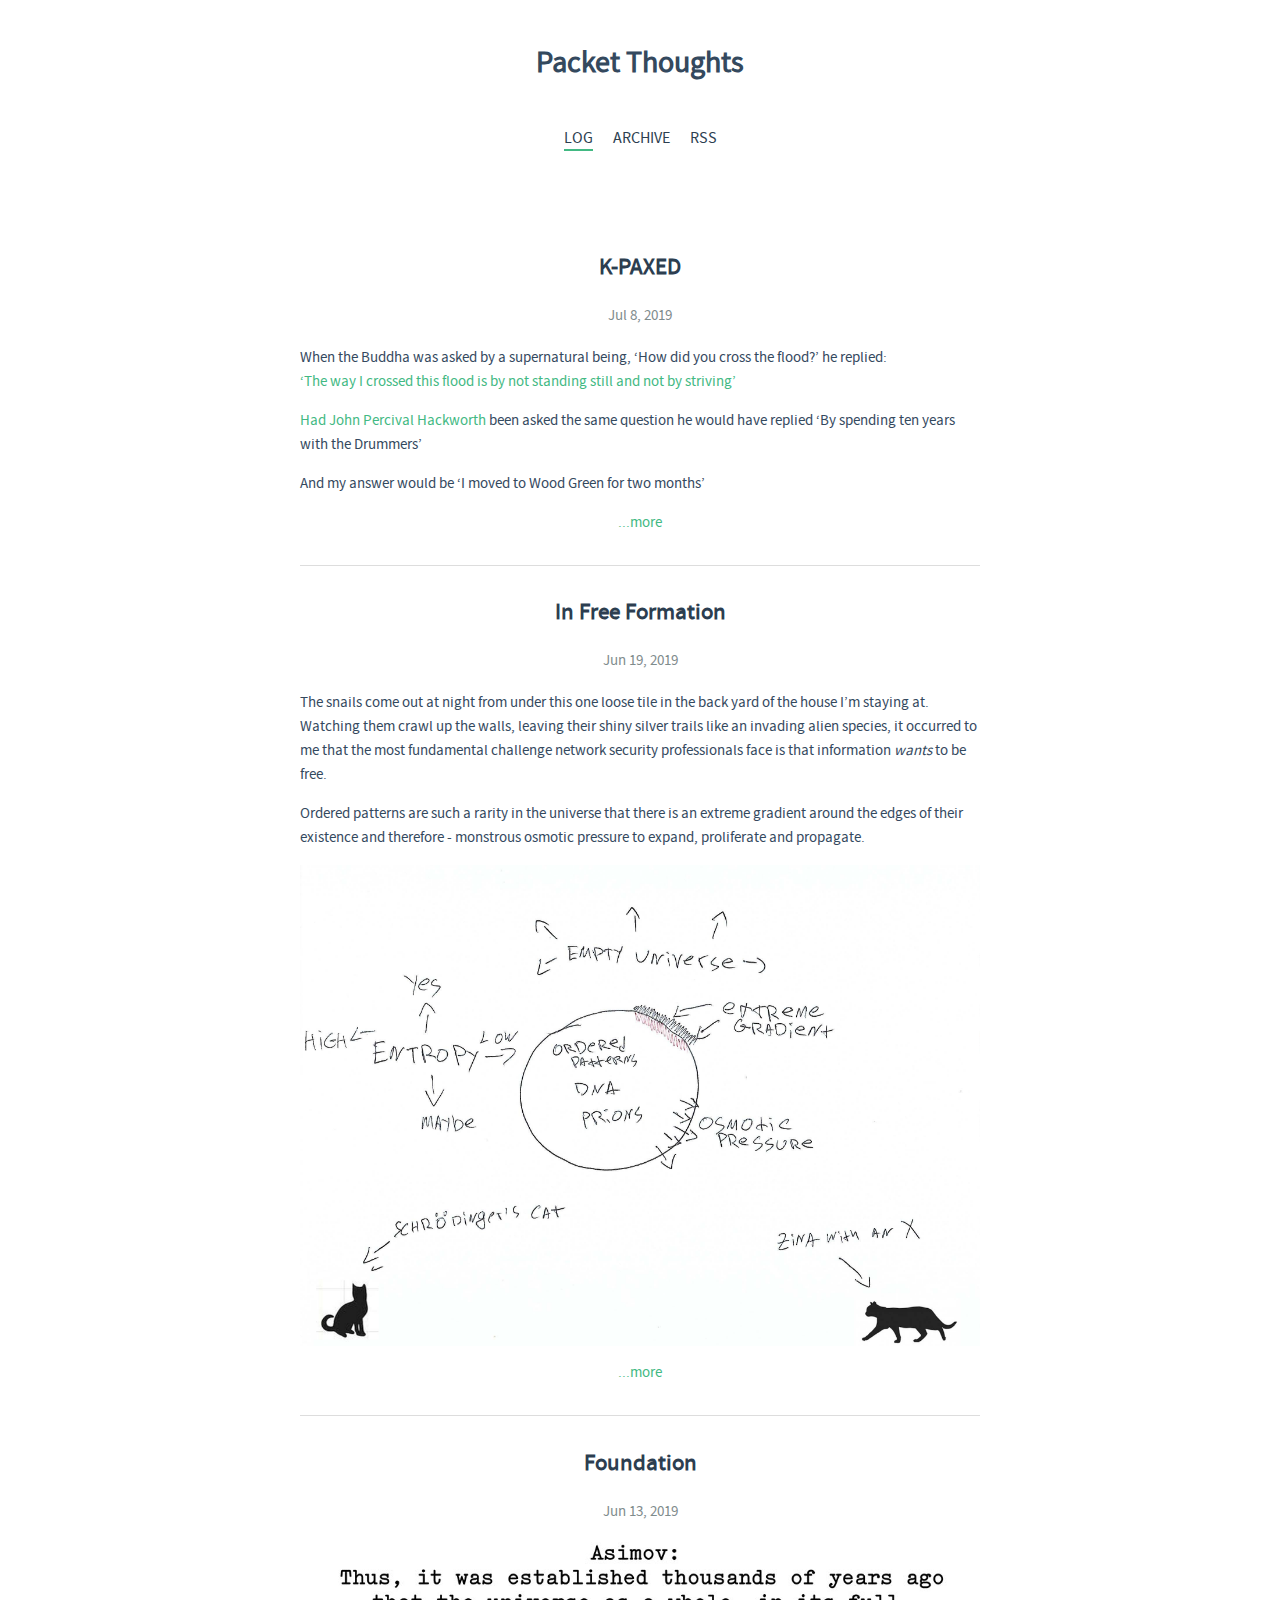
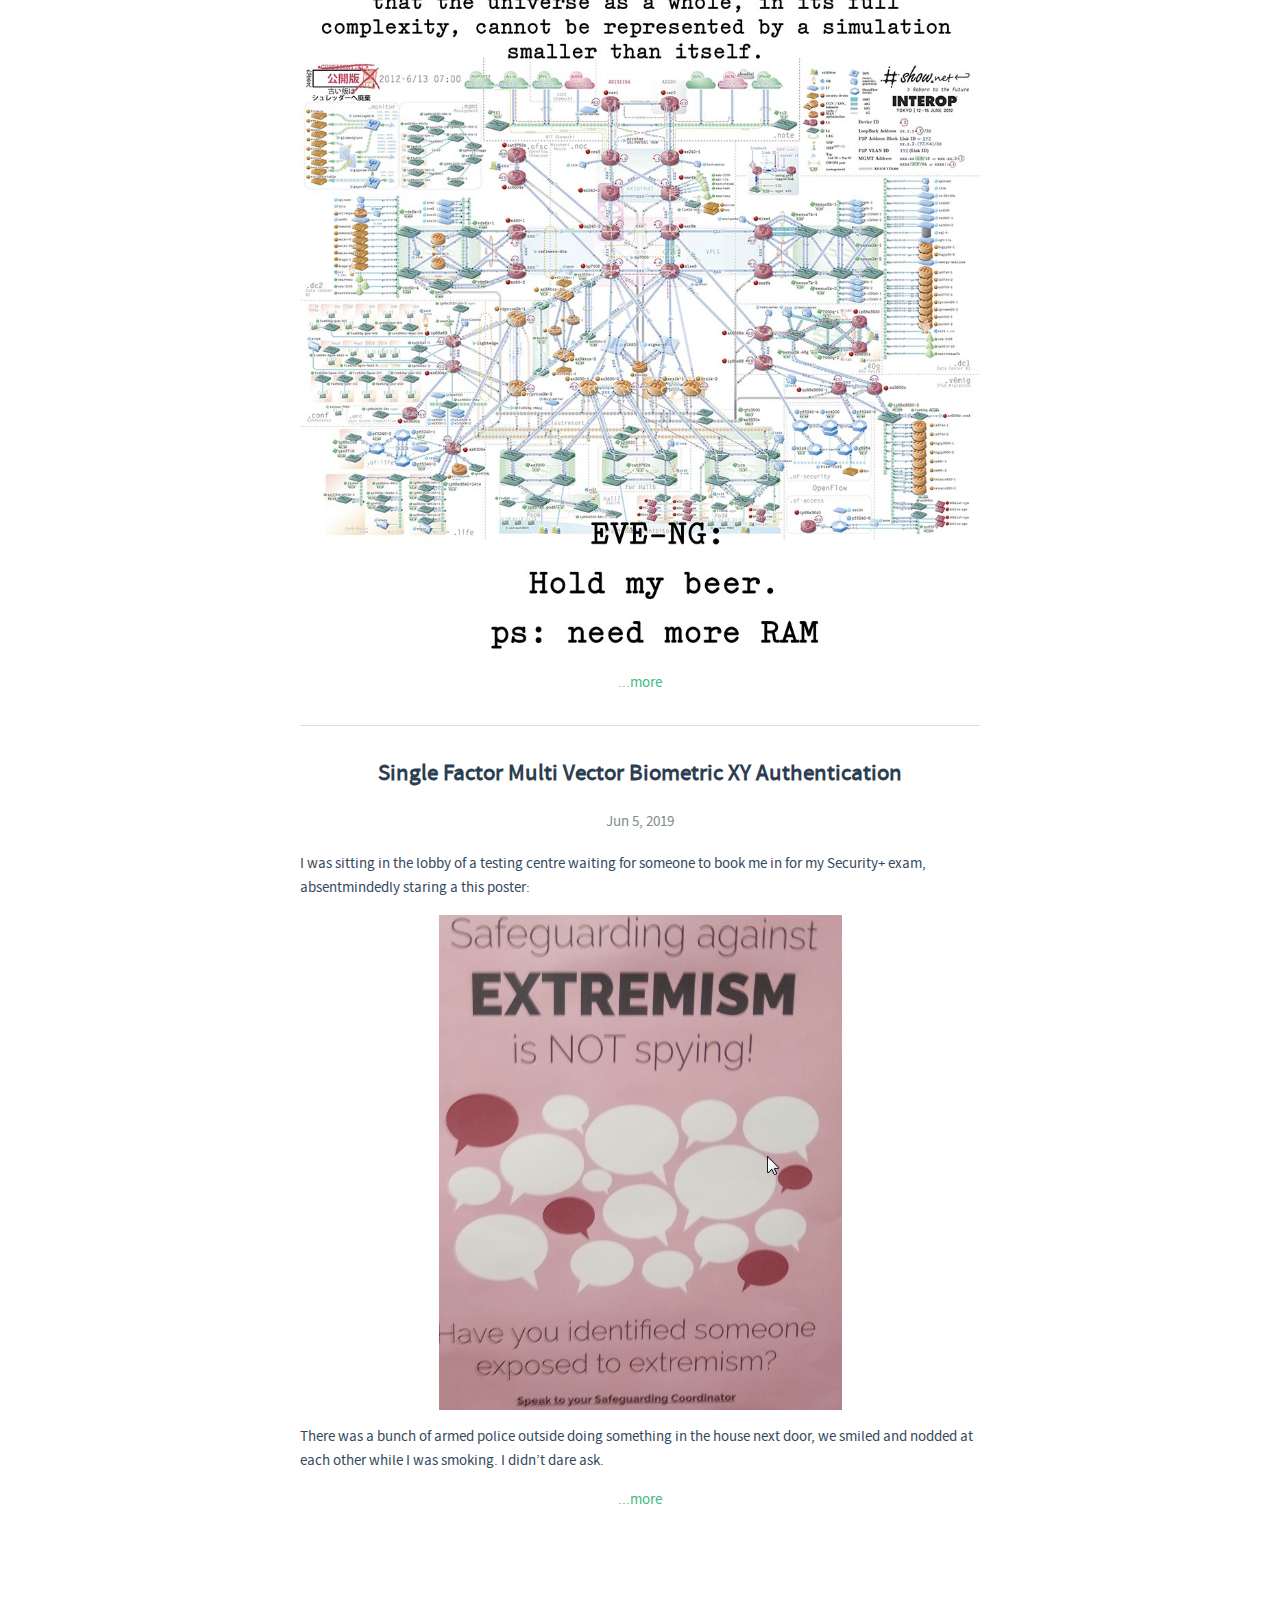
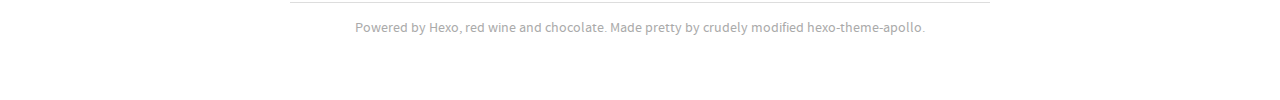
<file: index.html>
<!DOCTYPE html><html lang="en"><head><meta name="generator" content="Hexo 3.9.0"><meta charset="utf-8"><meta name="X-UA-Compatible" content="IE=edge"><title> Packet Thoughts</title><meta name="description" content="Mind Flow Control"><meta name="viewport" content="width=device-width, initial-scale=1"><link rel="icon" href="/favicon.png"><link rel="stylesheet" href="/css/apollo.css"><link rel="search" type="application/opensearchdescription+xml" href="https://www.packetthoughts.com/atom.xml" title="Packet Thoughts"></head><body><div class="wrap"><header><h1>Packet Thoughts</h1><ul class="nav nav-list"><li class="nav-list-item"><a href="/" target="_self" class="nav-list-link active">LOG</a></li><li class="nav-list-item"><a href="/archives/" target="_self" class="nav-list-link">ARCHIVE</a></li><li class="nav-list-item"><a href="/atom.xml" target="_self" class="nav-list-link">RSS</a></li></ul></header><main class="container"><ul class="home post-list"><li class="post-list-item"><article class="post-block"><h2 class="post-title"><a href="/packet thoughts/K-PAXED/" class="post-title-link">K-PAXED</a></h2><div class="post-info">Jul 8, 2019</div><div class="post-content"><p>When the Buddha was asked by a supernatural being, ‘How did you cross the flood?’ he replied:<br><a href="https://youtu.be/1sPARaThqdk?t=85" target="_blank" rel="noopener">‘The way I crossed this flood is by not standing still and not by striving’</a></p>
<p><a href="https://en.wikipedia.org/wiki/The_Diamond_Age#Characters" target="_blank" rel="noopener">Had John Percival Hackworth</a> been asked the same question he would have replied ‘By spending ten years with the Drummers’</p>
<p>And my answer would be ‘I moved to Wood Green for two months’</p></div><a href="/packet thoughts/K-PAXED/" class="read-more">...more</a></article></li><li class="post-list-item"><article class="post-block"><h2 class="post-title"><a href="/packet thoughts/In-Free-Formation/" class="post-title-link"> In Free Formation</a></h2><div class="post-info">Jun 19, 2019</div><div class="post-content"><p>The snails come out at night from under this one loose tile in the back yard of the house I’m staying at. Watching them crawl up the walls, leaving their shiny silver trails like an invading alien species, it occurred to me that the most fundamental challenge network security professionals face is that information <em>wants</em> to be free. </p>
<p>Ordered patterns are such a rarity in the universe that there is an extreme gradient around the edges of their existence and therefore - monstrous osmotic pressure to expand, proliferate and propagate.</p>
<p><img src="/content/images/infreeformation.jpg" alt="thermodynamics of ordered patterns"></p></div><a href="/packet thoughts/In-Free-Formation/" class="read-more">...more</a></article></li><li class="post-list-item"><article class="post-block"><h2 class="post-title"><a href="/packet thoughts/Foundation/" class="post-title-link">Foundation</a></h2><div class="post-info">Jun 13, 2019</div><div class="post-content"><p><img src="/content/images/crazy-japanese-network-diagram-e-pub-s.jpg" alt="The universe cannot be represented by a simulation smaller than itself because we don&#39;t have enough memory:)"></p></div><a href="/packet thoughts/Foundation/" class="read-more">...more</a></article></li><li class="post-list-item"><article class="post-block"><h2 class="post-title"><a href="/Packet-Thoughts/Single-Factor-Multi-Vector-Biometric-XY-Authentication/" class="post-title-link">Single Factor Multi Vector Biometric XY Authentication</a></h2><div class="post-info">Jun 5, 2019</div><div class="post-content"><p>I was sitting in the lobby of a testing centre waiting for someone to book me in for my Security+ exam, absentmindedly staring a this poster:</p>
<p><img src="/content/images/safeguardingagainstextremismisnotspying.png" alt="Safe guarding against extremism is not spying"></p>
<p>There was  a bunch of armed police outside doing something in the house next door, we smiled and nodded at each other while I was smoking. I didn’t dare ask. </p></div><a href="/Packet-Thoughts/Single-Factor-Multi-Vector-Biometric-XY-Authentication/" class="read-more">...more</a></article></li></ul></main><footer><div class="paginator"></div><div class="copyright"><p> Powered by <a href="https://hexo.io/" target="_blank">Hexo</a>, red wine and chocolate. Made pretty by crudely modified <a href="https://github.com/pinggod/hexo-theme-apollo" target="_blank">hexo-theme-apollo</a>.</p></div></footer></div><!--script(async src="//cdn.bootcss.com/mathjax/2.7.0/MathJax.js?config=TeX-MML-AM_CHTML" integrity="sha384-crwIf/BuaWM9rM65iM+dWFldgQ1Un8jWZMuh3puxb8TOY9+linwLoI7ZHZT+aekW" crossorigin="anonymous")--><script>(function(b,o,i,l,e,r){b.GoogleAnalyticsObject=l;b[l]||(b[l]=function(){(b[l].q=b[l].q||[]).push(arguments)});b[l].l=+new Date;e=o.createElement(i);r=o.getElementsByTagName(i)[0];e.src='//www.google-analytics.com/analytics.js';r.parentNode.insertBefore(e,r)}(window,document,'script','ga'));ga('create',"UA-141633287-1",'auto');ga('send','pageview');</script></body></html>
</file>
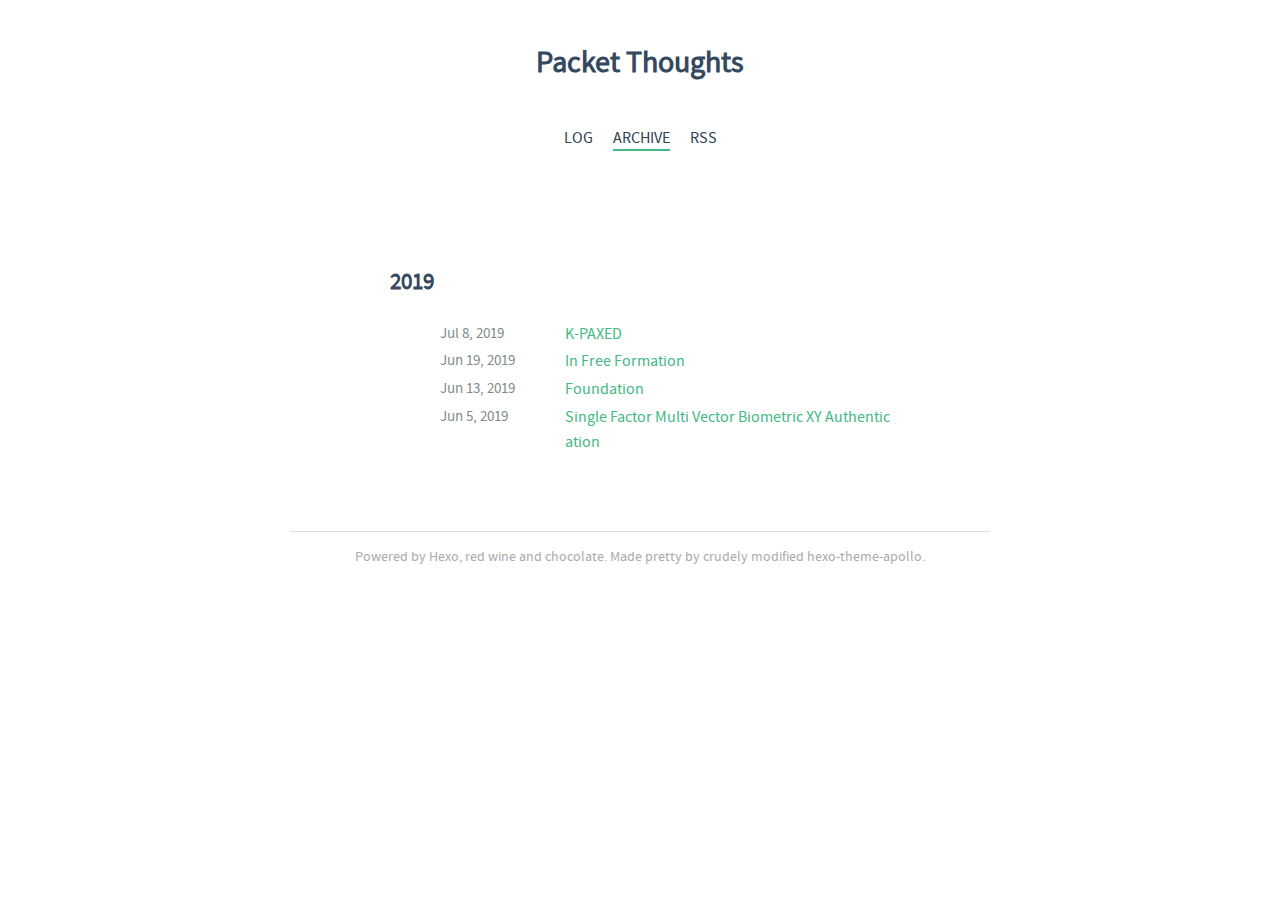
<file: archives/index.html>
<!DOCTYPE html><html lang="en"><head><meta name="generator" content="Hexo 3.9.0"><meta charset="utf-8"><meta name="X-UA-Compatible" content="IE=edge"><title> Packet Thoughts</title><meta name="description" content="Mind Flow Control"><meta name="viewport" content="width=device-width, initial-scale=1"><link rel="icon" href="/favicon.png"><link rel="stylesheet" href="/css/apollo.css"><link rel="search" type="application/opensearchdescription+xml" href="https://www.packetthoughts.com/atom.xml" title="Packet Thoughts"></head><body><div class="wrap"><header><h1>Packet Thoughts</h1><ul class="nav nav-list"><li class="nav-list-item"><a href="/" target="_self" class="nav-list-link">LOG</a></li><li class="nav-list-item"><a href="/archives/" target="_self" class="nav-list-link active">ARCHIVE</a></li><li class="nav-list-item"><a href="/atom.xml" target="_self" class="nav-list-link">RSS</a></li></ul></header><main class="container"><div class="archive"><h2 class="archive-year">2019</h2><div class="post-item"><div class="post-info">Jul 8, 2019</div><a href="/packet thoughts/K-PAXED/" class="post-title-link">K-PAXED</a></div><div class="post-item"><div class="post-info">Jun 19, 2019</div><a href="/packet thoughts/In-Free-Formation/" class="post-title-link"> In Free Formation</a></div><div class="post-item"><div class="post-info">Jun 13, 2019</div><a href="/packet thoughts/Foundation/" class="post-title-link">Foundation</a></div><div class="post-item"><div class="post-info">Jun 5, 2019</div><a href="/Packet-Thoughts/Single-Factor-Multi-Vector-Biometric-XY-Authentication/" class="post-title-link">Single Factor Multi Vector Biometric XY Authentication</a></div></div></main><footer><div class="paginator"></div><div class="copyright"><p> Powered by <a href="https://hexo.io/" target="_blank">Hexo</a>, red wine and chocolate. Made pretty by crudely modified <a href="https://github.com/pinggod/hexo-theme-apollo" target="_blank">hexo-theme-apollo</a>.</p></div></footer></div><!--script(async src="//cdn.bootcss.com/mathjax/2.7.0/MathJax.js?config=TeX-MML-AM_CHTML" integrity="sha384-crwIf/BuaWM9rM65iM+dWFldgQ1Un8jWZMuh3puxb8TOY9+linwLoI7ZHZT+aekW" crossorigin="anonymous")--><script>(function(b,o,i,l,e,r){b.GoogleAnalyticsObject=l;b[l]||(b[l]=function(){(b[l].q=b[l].q||[]).push(arguments)});b[l].l=+new Date;e=o.createElement(i);r=o.getElementsByTagName(i)[0];e.src='//www.google-analytics.com/analytics.js';r.parentNode.insertBefore(e,r)}(window,document,'script','ga'));ga('create',"UA-141633287-1",'auto');ga('send','pageview');</script></body></html>
</file>
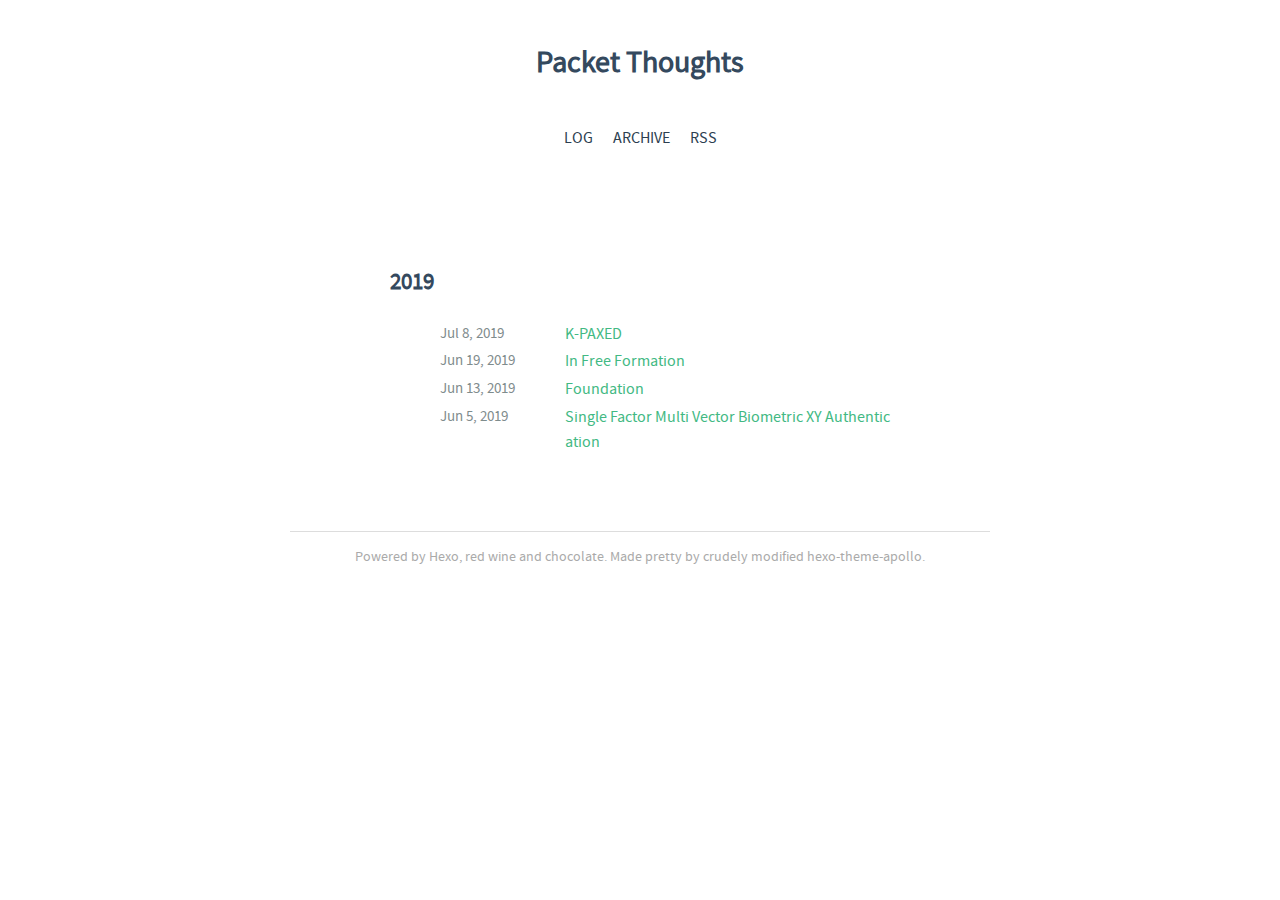
<file: archives/2019/index.html>
<!DOCTYPE html><html lang="en"><head><meta name="generator" content="Hexo 3.9.0"><meta charset="utf-8"><meta name="X-UA-Compatible" content="IE=edge"><title> Packet Thoughts</title><meta name="description" content="Mind Flow Control"><meta name="viewport" content="width=device-width, initial-scale=1"><link rel="icon" href="/favicon.png"><link rel="stylesheet" href="/css/apollo.css"><link rel="search" type="application/opensearchdescription+xml" href="https://www.packetthoughts.com/atom.xml" title="Packet Thoughts"></head><body><div class="wrap"><header><h1>Packet Thoughts</h1><ul class="nav nav-list"><li class="nav-list-item"><a href="/" target="_self" class="nav-list-link">LOG</a></li><li class="nav-list-item"><a href="/archives/" target="_self" class="nav-list-link">ARCHIVE</a></li><li class="nav-list-item"><a href="/atom.xml" target="_self" class="nav-list-link">RSS</a></li></ul></header><main class="container"><div class="archive"><h2 class="archive-year">2019</h2><div class="post-item"><div class="post-info">Jul 8, 2019</div><a href="/packet thoughts/K-PAXED/" class="post-title-link">K-PAXED</a></div><div class="post-item"><div class="post-info">Jun 19, 2019</div><a href="/packet thoughts/In-Free-Formation/" class="post-title-link"> In Free Formation</a></div><div class="post-item"><div class="post-info">Jun 13, 2019</div><a href="/packet thoughts/Foundation/" class="post-title-link">Foundation</a></div><div class="post-item"><div class="post-info">Jun 5, 2019</div><a href="/Packet-Thoughts/Single-Factor-Multi-Vector-Biometric-XY-Authentication/" class="post-title-link">Single Factor Multi Vector Biometric XY Authentication</a></div></div></main><footer><div class="paginator"></div><div class="copyright"><p> Powered by <a href="https://hexo.io/" target="_blank">Hexo</a>, red wine and chocolate. Made pretty by crudely modified <a href="https://github.com/pinggod/hexo-theme-apollo" target="_blank">hexo-theme-apollo</a>.</p></div></footer></div><!--script(async src="//cdn.bootcss.com/mathjax/2.7.0/MathJax.js?config=TeX-MML-AM_CHTML" integrity="sha384-crwIf/BuaWM9rM65iM+dWFldgQ1Un8jWZMuh3puxb8TOY9+linwLoI7ZHZT+aekW" crossorigin="anonymous")--><script>(function(b,o,i,l,e,r){b.GoogleAnalyticsObject=l;b[l]||(b[l]=function(){(b[l].q=b[l].q||[]).push(arguments)});b[l].l=+new Date;e=o.createElement(i);r=o.getElementsByTagName(i)[0];e.src='//www.google-analytics.com/analytics.js';r.parentNode.insertBefore(e,r)}(window,document,'script','ga'));ga('create',"UA-141633287-1",'auto');ga('send','pageview');</script></body></html>
</file>
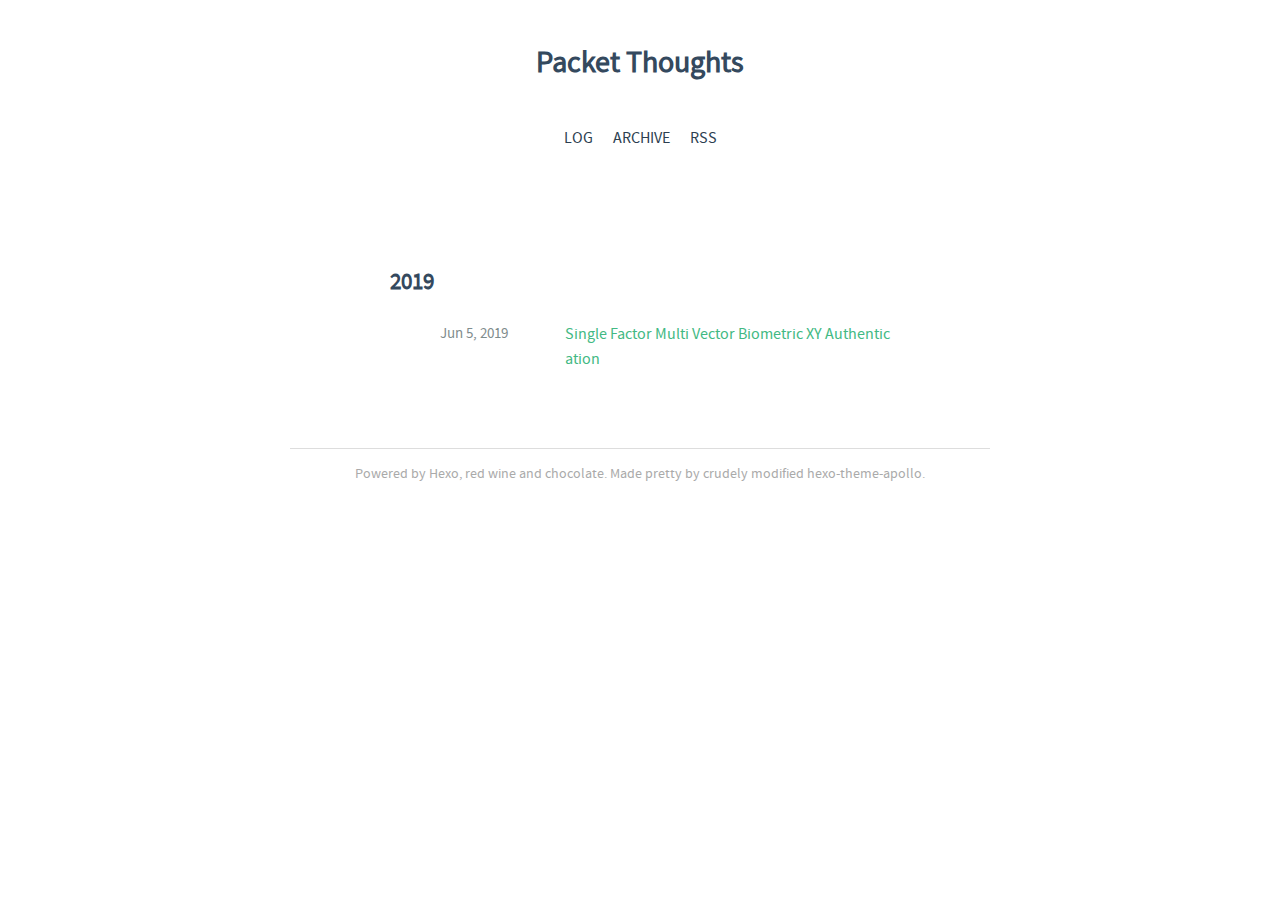
<file: categories/Packet-Thoughts/index.html>
<!DOCTYPE html><html lang="en"><head><meta name="generator" content="Hexo 3.9.0"><meta charset="utf-8"><meta name="X-UA-Compatible" content="IE=edge"><title> Packet Thoughts</title><meta name="description" content="Mind Flow Control"><meta name="viewport" content="width=device-width, initial-scale=1"><link rel="icon" href="/favicon.png"><link rel="stylesheet" href="/css/apollo.css"><link rel="search" type="application/opensearchdescription+xml" href="https://www.packetthoughts.com/atom.xml" title="Packet Thoughts"></head><body><div class="wrap"><header><h1>Packet Thoughts</h1><ul class="nav nav-list"><li class="nav-list-item"><a href="/" target="_self" class="nav-list-link">LOG</a></li><li class="nav-list-item"><a href="/archives/" target="_self" class="nav-list-link">ARCHIVE</a></li><li class="nav-list-item"><a href="/atom.xml" target="_self" class="nav-list-link">RSS</a></li></ul></header><main class="container"><div class="archive"><h2 class="archive-year">2019</h2><div class="post-item"><div class="post-info">Jun 5, 2019</div><a href="/Packet-Thoughts/Single-Factor-Multi-Vector-Biometric-XY-Authentication/" class="post-title-link">Single Factor Multi Vector Biometric XY Authentication</a></div></div></main><footer><div class="paginator"></div><div class="copyright"><p> Powered by <a href="https://hexo.io/" target="_blank">Hexo</a>, red wine and chocolate. Made pretty by crudely modified <a href="https://github.com/pinggod/hexo-theme-apollo" target="_blank">hexo-theme-apollo</a>.</p></div></footer></div><!--script(async src="//cdn.bootcss.com/mathjax/2.7.0/MathJax.js?config=TeX-MML-AM_CHTML" integrity="sha384-crwIf/BuaWM9rM65iM+dWFldgQ1Un8jWZMuh3puxb8TOY9+linwLoI7ZHZT+aekW" crossorigin="anonymous")--><script>(function(b,o,i,l,e,r){b.GoogleAnalyticsObject=l;b[l]||(b[l]=function(){(b[l].q=b[l].q||[]).push(arguments)});b[l].l=+new Date;e=o.createElement(i);r=o.getElementsByTagName(i)[0];e.src='//www.google-analytics.com/analytics.js';r.parentNode.insertBefore(e,r)}(window,document,'script','ga'));ga('create',"UA-141633287-1",'auto');ga('send','pageview');</script></body></html>
</file>
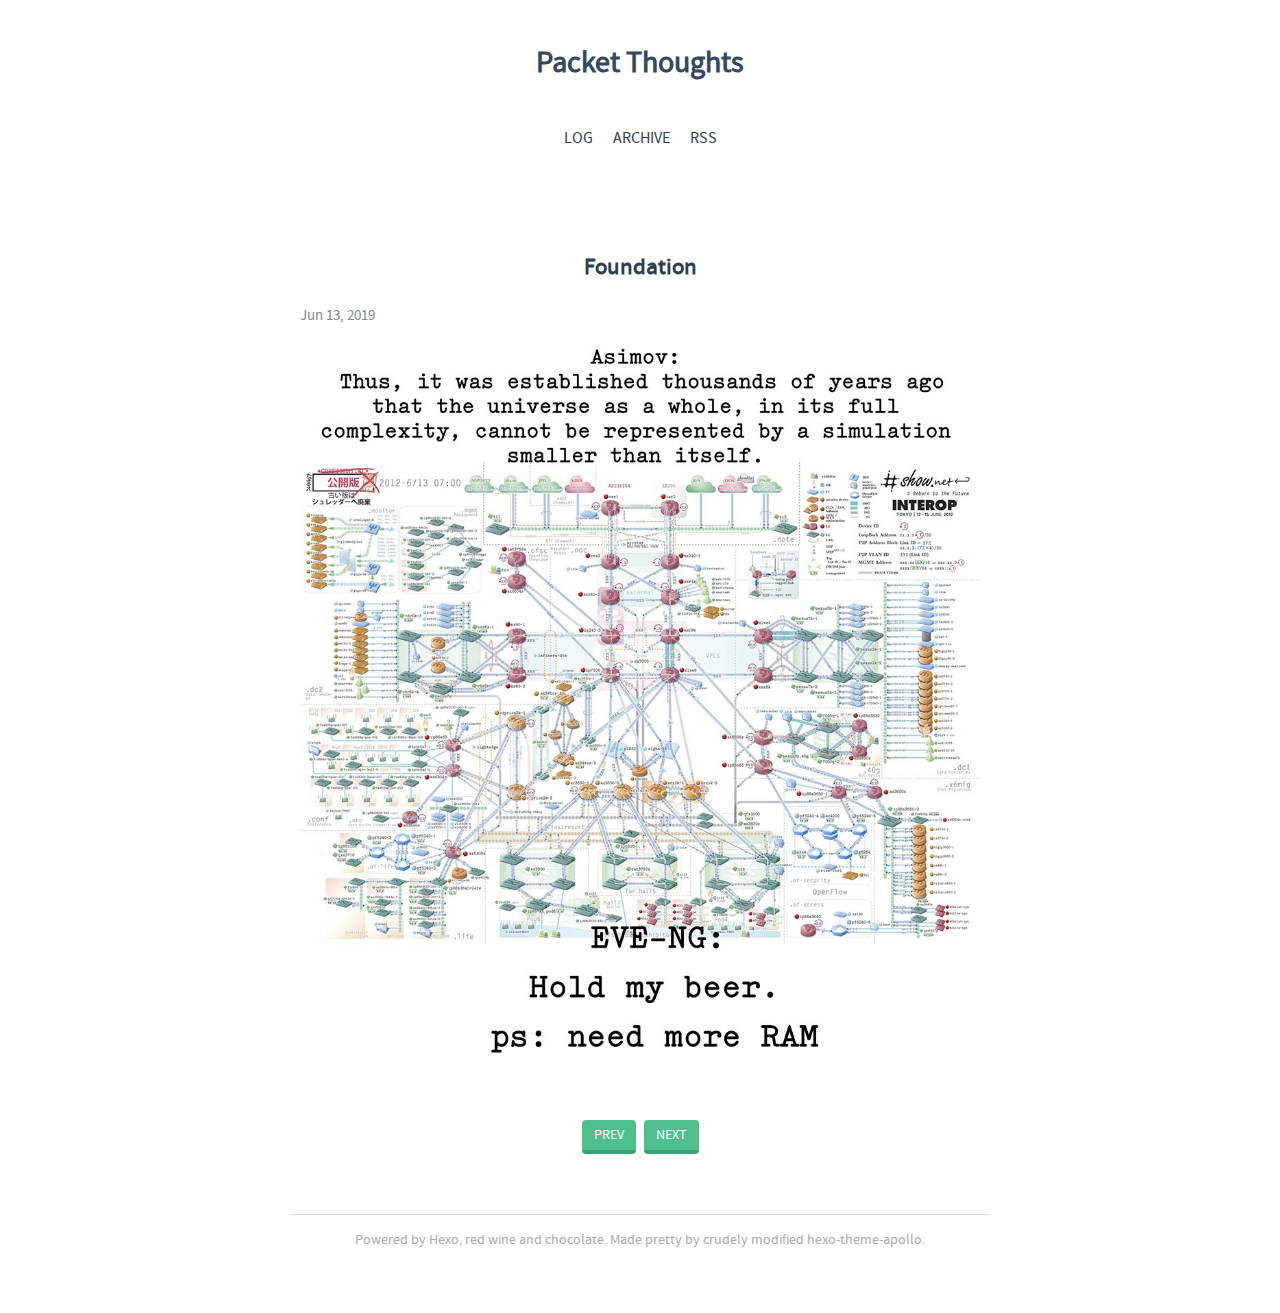
<file: packet thoughts/Foundation/index.html>
<!DOCTYPE html><html lang="en"><head><meta name="generator" content="Hexo 3.9.0"><meta charset="utf-8"><meta name="X-UA-Compatible" content="IE=edge"><title> Foundation · Packet Thoughts</title><meta name="description" content="Foundation - scytheswath"><meta name="viewport" content="width=device-width, initial-scale=1"><link rel="icon" href="/favicon.png"><link rel="stylesheet" href="/css/apollo.css"><link rel="search" type="application/opensearchdescription+xml" href="https://www.packetthoughts.com/atom.xml" title="Packet Thoughts"></head><body><div class="wrap"><header><h1>Packet Thoughts</h1><ul class="nav nav-list"><li class="nav-list-item"><a href="/" target="_self" class="nav-list-link">LOG</a></li><li class="nav-list-item"><a href="/archives/" target="_self" class="nav-list-link">ARCHIVE</a></li><li class="nav-list-item"><a href="/atom.xml" target="_self" class="nav-list-link">RSS</a></li></ul></header><main class="container"><div class="post"><article class="post-block"><h1 class="post-title">Foundation</h1><div class="post-info">Jun 13, 2019</div><div class="post-content"><p><img src="/content/images/crazy-japanese-network-diagram-e-pub-s.jpg" alt="The universe cannot be represented by a simulation smaller than itself because we don&#39;t have enough memory:)"></p>
<a id="more"></a>
</div></article></div></main><footer><div class="paginator"><a href="/packet thoughts/In-Free-Formation/" class="prev">PREV</a><a href="/Packet-Thoughts/Single-Factor-Multi-Vector-Biometric-XY-Authentication/" class="next">NEXT</a></div><div class="copyright"><p> Powered by <a href="https://hexo.io/" target="_blank">Hexo</a>, red wine and chocolate. Made pretty by crudely modified <a href="https://github.com/pinggod/hexo-theme-apollo" target="_blank">hexo-theme-apollo</a>.</p></div></footer></div><!--script(async src="//cdn.bootcss.com/mathjax/2.7.0/MathJax.js?config=TeX-MML-AM_CHTML" integrity="sha384-crwIf/BuaWM9rM65iM+dWFldgQ1Un8jWZMuh3puxb8TOY9+linwLoI7ZHZT+aekW" crossorigin="anonymous")--><script>(function(b,o,i,l,e,r){b.GoogleAnalyticsObject=l;b[l]||(b[l]=function(){(b[l].q=b[l].q||[]).push(arguments)});b[l].l=+new Date;e=o.createElement(i);r=o.getElementsByTagName(i)[0];e.src='//www.google-analytics.com/analytics.js';r.parentNode.insertBefore(e,r)}(window,document,'script','ga'));ga('create',"UA-141633287-1",'auto');ga('send','pageview');</script></body></html>
</file>
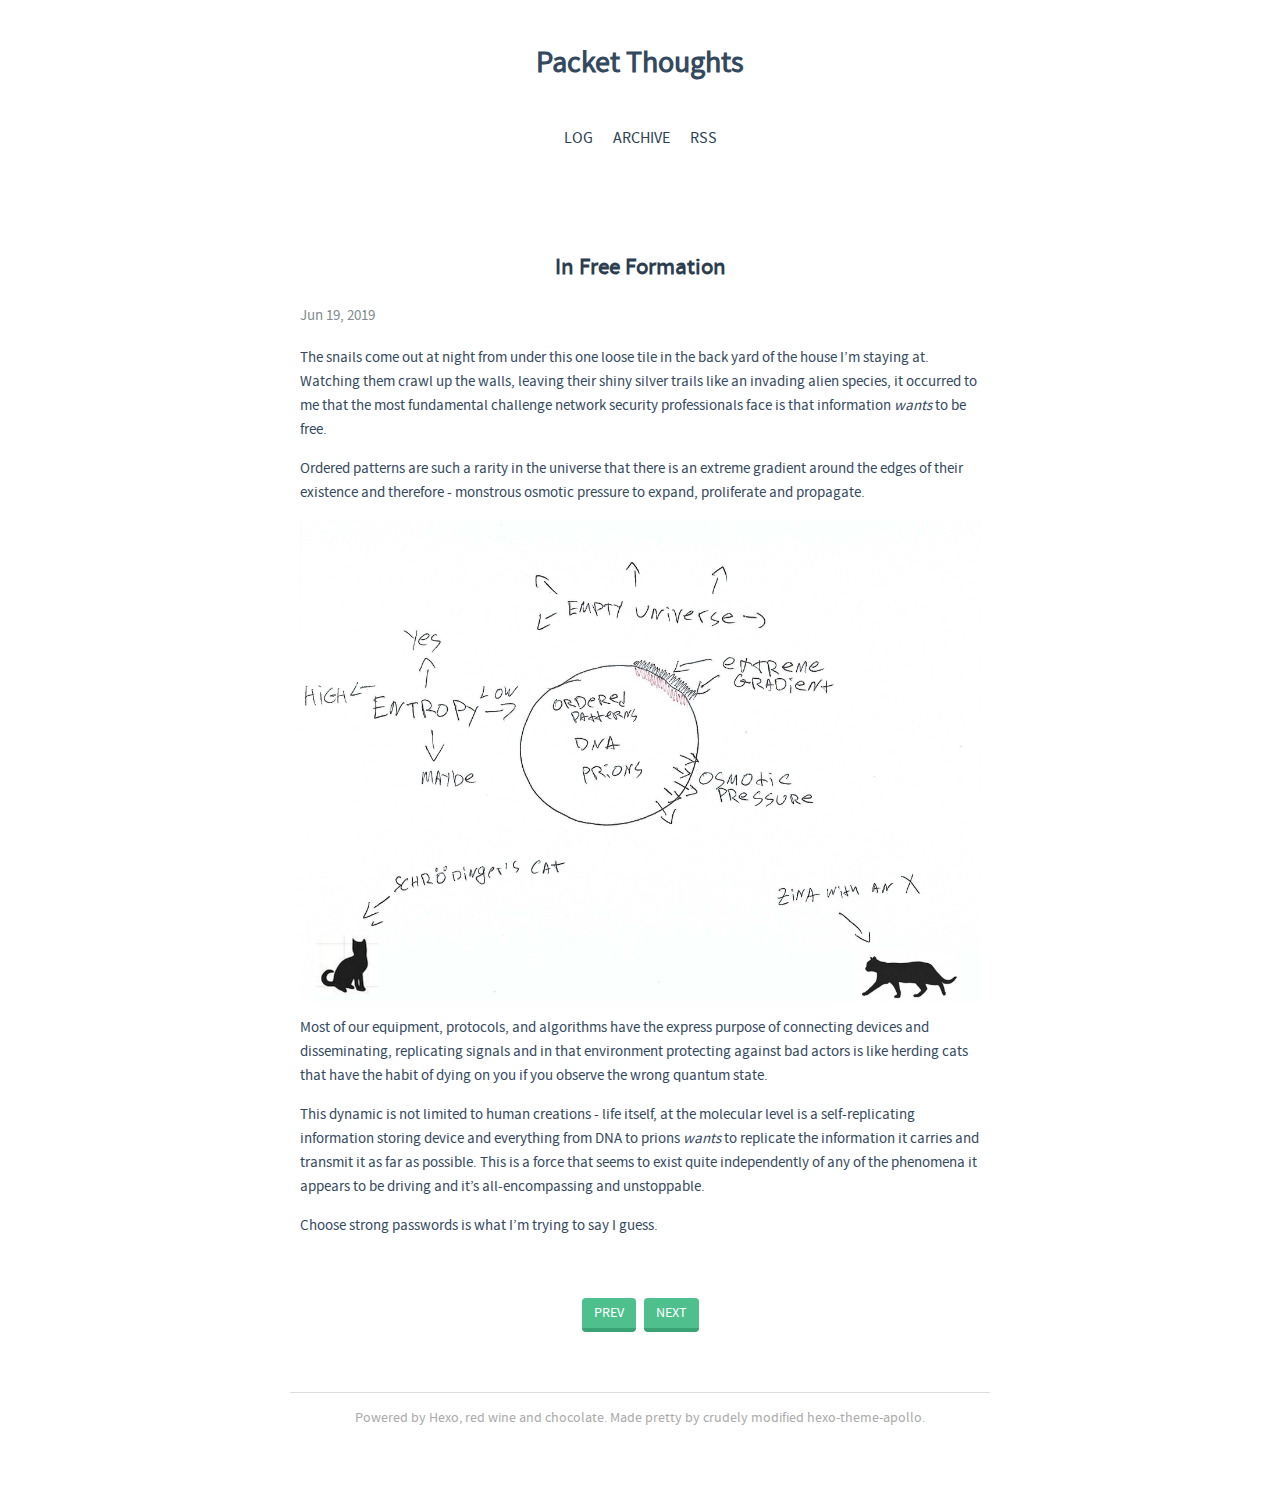
<file: packet thoughts/In-Free-Formation/index.html>
<!DOCTYPE html><html lang="en"><head><meta name="generator" content="Hexo 3.9.0"><meta charset="utf-8"><meta name="X-UA-Compatible" content="IE=edge"><title>  In Free Formation · Packet Thoughts</title><meta name="description" content=" In Free Formation - scytheswath"><meta name="viewport" content="width=device-width, initial-scale=1"><link rel="icon" href="/favicon.png"><link rel="stylesheet" href="/css/apollo.css"><link rel="search" type="application/opensearchdescription+xml" href="https://www.packetthoughts.com/atom.xml" title="Packet Thoughts"></head><body><div class="wrap"><header><h1>Packet Thoughts</h1><ul class="nav nav-list"><li class="nav-list-item"><a href="/" target="_self" class="nav-list-link">LOG</a></li><li class="nav-list-item"><a href="/archives/" target="_self" class="nav-list-link">ARCHIVE</a></li><li class="nav-list-item"><a href="/atom.xml" target="_self" class="nav-list-link">RSS</a></li></ul></header><main class="container"><div class="post"><article class="post-block"><h1 class="post-title"> In Free Formation</h1><div class="post-info">Jun 19, 2019</div><div class="post-content"><p>The snails come out at night from under this one loose tile in the back yard of the house I’m staying at. Watching them crawl up the walls, leaving their shiny silver trails like an invading alien species, it occurred to me that the most fundamental challenge network security professionals face is that information <em>wants</em> to be free. </p>
<p>Ordered patterns are such a rarity in the universe that there is an extreme gradient around the edges of their existence and therefore - monstrous osmotic pressure to expand, proliferate and propagate.</p>
<p><img src="/content/images/infreeformation.jpg" alt="thermodynamics of ordered patterns"></p>
<a id="more"></a>

<p>Most of our equipment, protocols, and algorithms have the express purpose of connecting devices and disseminating, replicating signals and in that environment protecting against bad actors is like herding cats that have the habit of dying on you if you observe the wrong quantum state.</p>
<p>This dynamic is not limited to human creations - life itself, at the molecular level is a self-replicating information storing device and everything from DNA to prions <em>wants</em> to replicate the information it carries and transmit it as far as possible. This is a force that seems to exist quite independently of any of the phenomena it appears to be driving and it’s all-encompassing and unstoppable.</p>
<p>Choose strong passwords is what I’m trying to say I guess.</p>
</div></article></div></main><footer><div class="paginator"><a href="/packet thoughts/K-PAXED/" class="prev">PREV</a><a href="/packet thoughts/Foundation/" class="next">NEXT</a></div><div class="copyright"><p> Powered by <a href="https://hexo.io/" target="_blank">Hexo</a>, red wine and chocolate. Made pretty by crudely modified <a href="https://github.com/pinggod/hexo-theme-apollo" target="_blank">hexo-theme-apollo</a>.</p></div></footer></div><!--script(async src="//cdn.bootcss.com/mathjax/2.7.0/MathJax.js?config=TeX-MML-AM_CHTML" integrity="sha384-crwIf/BuaWM9rM65iM+dWFldgQ1Un8jWZMuh3puxb8TOY9+linwLoI7ZHZT+aekW" crossorigin="anonymous")--><script>(function(b,o,i,l,e,r){b.GoogleAnalyticsObject=l;b[l]||(b[l]=function(){(b[l].q=b[l].q||[]).push(arguments)});b[l].l=+new Date;e=o.createElement(i);r=o.getElementsByTagName(i)[0];e.src='//www.google-analytics.com/analytics.js';r.parentNode.insertBefore(e,r)}(window,document,'script','ga'));ga('create',"UA-141633287-1",'auto');ga('send','pageview');</script></body></html>
</file>
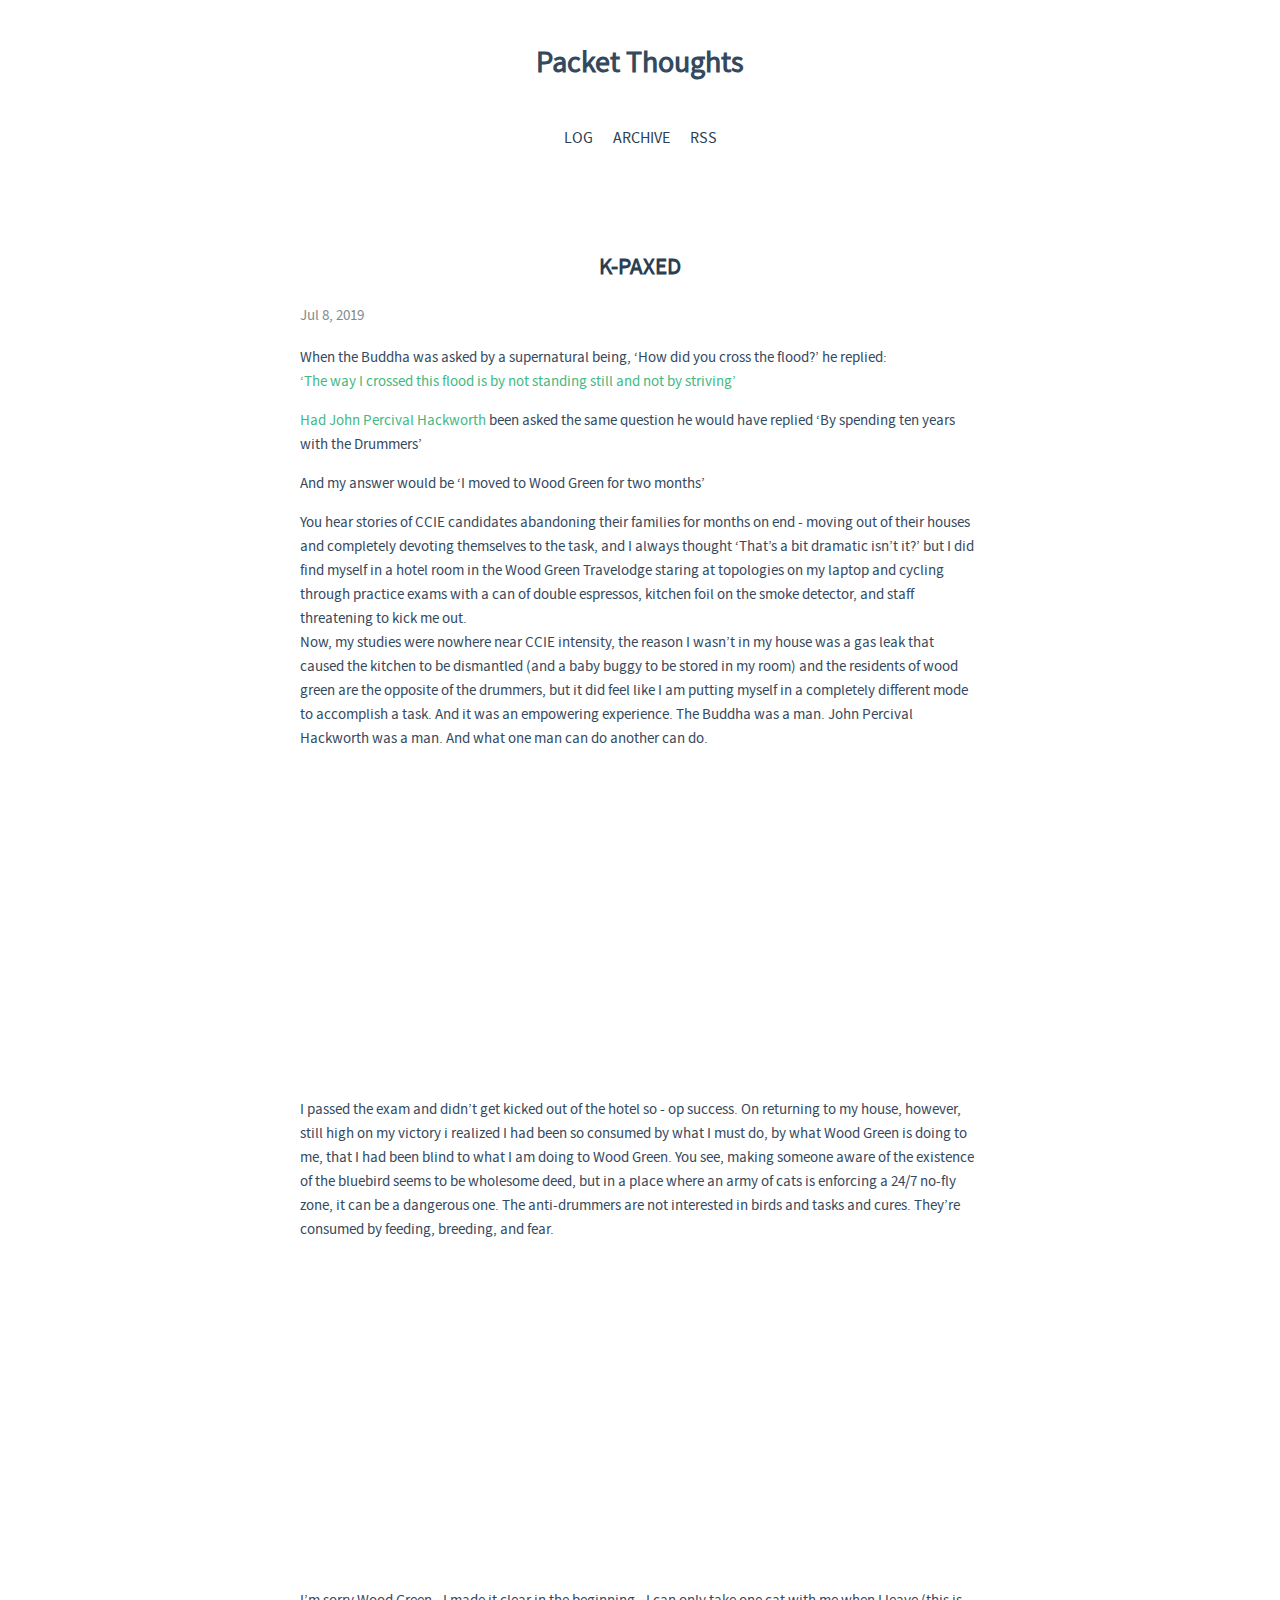
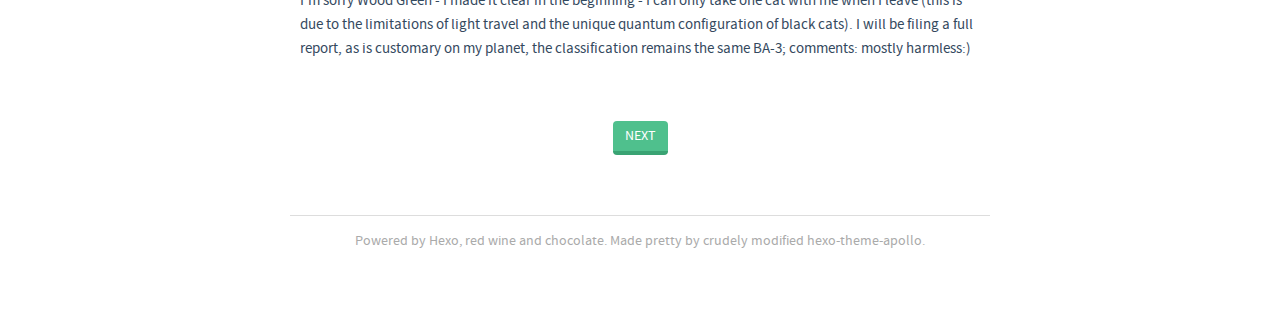
<file: packet thoughts/K-PAXED/index.html>
<!DOCTYPE html><html lang="en"><head><meta name="generator" content="Hexo 3.9.0"><meta charset="utf-8"><meta name="X-UA-Compatible" content="IE=edge"><title> K-PAXED · Packet Thoughts</title><meta name="description" content="K-PAXED - scytheswath"><meta name="viewport" content="width=device-width, initial-scale=1"><link rel="icon" href="/favicon.png"><link rel="stylesheet" href="/css/apollo.css"><link rel="search" type="application/opensearchdescription+xml" href="https://www.packetthoughts.com/atom.xml" title="Packet Thoughts"></head><body><div class="wrap"><header><h1>Packet Thoughts</h1><ul class="nav nav-list"><li class="nav-list-item"><a href="/" target="_self" class="nav-list-link">LOG</a></li><li class="nav-list-item"><a href="/archives/" target="_self" class="nav-list-link">ARCHIVE</a></li><li class="nav-list-item"><a href="/atom.xml" target="_self" class="nav-list-link">RSS</a></li></ul></header><main class="container"><div class="post"><article class="post-block"><h1 class="post-title">K-PAXED</h1><div class="post-info">Jul 8, 2019</div><div class="post-content"><p>When the Buddha was asked by a supernatural being, ‘How did you cross the flood?’ he replied:<br><a href="https://youtu.be/1sPARaThqdk?t=85" target="_blank" rel="noopener">‘The way I crossed this flood is by not standing still and not by striving’</a></p>
<p><a href="https://en.wikipedia.org/wiki/The_Diamond_Age#Characters" target="_blank" rel="noopener">Had John Percival Hackworth</a> been asked the same question he would have replied ‘By spending ten years with the Drummers’</p>
<p>And my answer would be ‘I moved to Wood Green for two months’</p>
<a id="more"></a>


<p>You hear stories of CCIE candidates abandoning their families for months on end - moving out of their houses and completely devoting themselves to the task, and I always thought ‘That’s a bit dramatic isn’t it?’ but I did find myself in a hotel room in the Wood Green Travelodge staring at topologies on my laptop and cycling through practice exams with a can of double espressos, kitchen foil on the smoke detector, and staff threatening to kick me out.<br>Now, my studies were nowhere near CCIE intensity, the reason I wasn’t in my house was a gas leak that caused the kitchen to be dismantled (and a baby buggy to be stored in my room) and the residents of wood green are the opposite of the drummers, but it did feel like I am putting myself in a completely different mode to accomplish a task. And it was an empowering experience. The Buddha was a man. John Percival Hackworth was a man. And what one man can do another can do.</p>
<iframe width="560" height="315" src="https://www.youtube.com/embed/bbATUOu8Xuo" frameborder="0" allow="accelerometer; autoplay; encrypted-media; gyroscope; picture-in-picture" allowfullscreen></iframe>

<p>I passed the exam and didn’t get kicked out of the hotel so - op success. On returning to my house, however, still high on my victory i realized I had been so consumed by what I must do, by what Wood Green is doing to me, that I had been blind to what I am doing to Wood Green. You see, making someone aware of the existence of the bluebird seems to be wholesome deed, but in a place where an army of cats is enforcing a 24/7 no-fly zone, it can be a dangerous one. The anti-drummers are not interested in birds and tasks and cures. They’re consumed by feeding, breeding, and fear.</p>
<iframe width="560" height="315" src="https://www.youtube.com/embed/TeRIwRnb4Oc" frameborder="0" allow="accelerometer; autoplay; encrypted-media; gyroscope; picture-in-picture" allowfullscreen></iframe>


<p>I’m sorry Wood Green - I made it clear in the beginning - I can only take one cat with me when I leave (this is due to the limitations of light travel and the unique quantum configuration of black cats). I will be filing a full report, as is customary on my planet, the classification remains the same BA-3; comments: mostly harmless:)</p>
</div></article></div></main><footer><div class="paginator"><a href="/packet thoughts/In-Free-Formation/" class="next">NEXT</a></div><div class="copyright"><p> Powered by <a href="https://hexo.io/" target="_blank">Hexo</a>, red wine and chocolate. Made pretty by crudely modified <a href="https://github.com/pinggod/hexo-theme-apollo" target="_blank">hexo-theme-apollo</a>.</p></div></footer></div><!--script(async src="//cdn.bootcss.com/mathjax/2.7.0/MathJax.js?config=TeX-MML-AM_CHTML" integrity="sha384-crwIf/BuaWM9rM65iM+dWFldgQ1Un8jWZMuh3puxb8TOY9+linwLoI7ZHZT+aekW" crossorigin="anonymous")--><script>(function(b,o,i,l,e,r){b.GoogleAnalyticsObject=l;b[l]||(b[l]=function(){(b[l].q=b[l].q||[]).push(arguments)});b[l].l=+new Date;e=o.createElement(i);r=o.getElementsByTagName(i)[0];e.src='//www.google-analytics.com/analytics.js';r.parentNode.insertBefore(e,r)}(window,document,'script','ga'));ga('create',"UA-141633287-1",'auto');ga('send','pageview');</script></body></html>
</file>
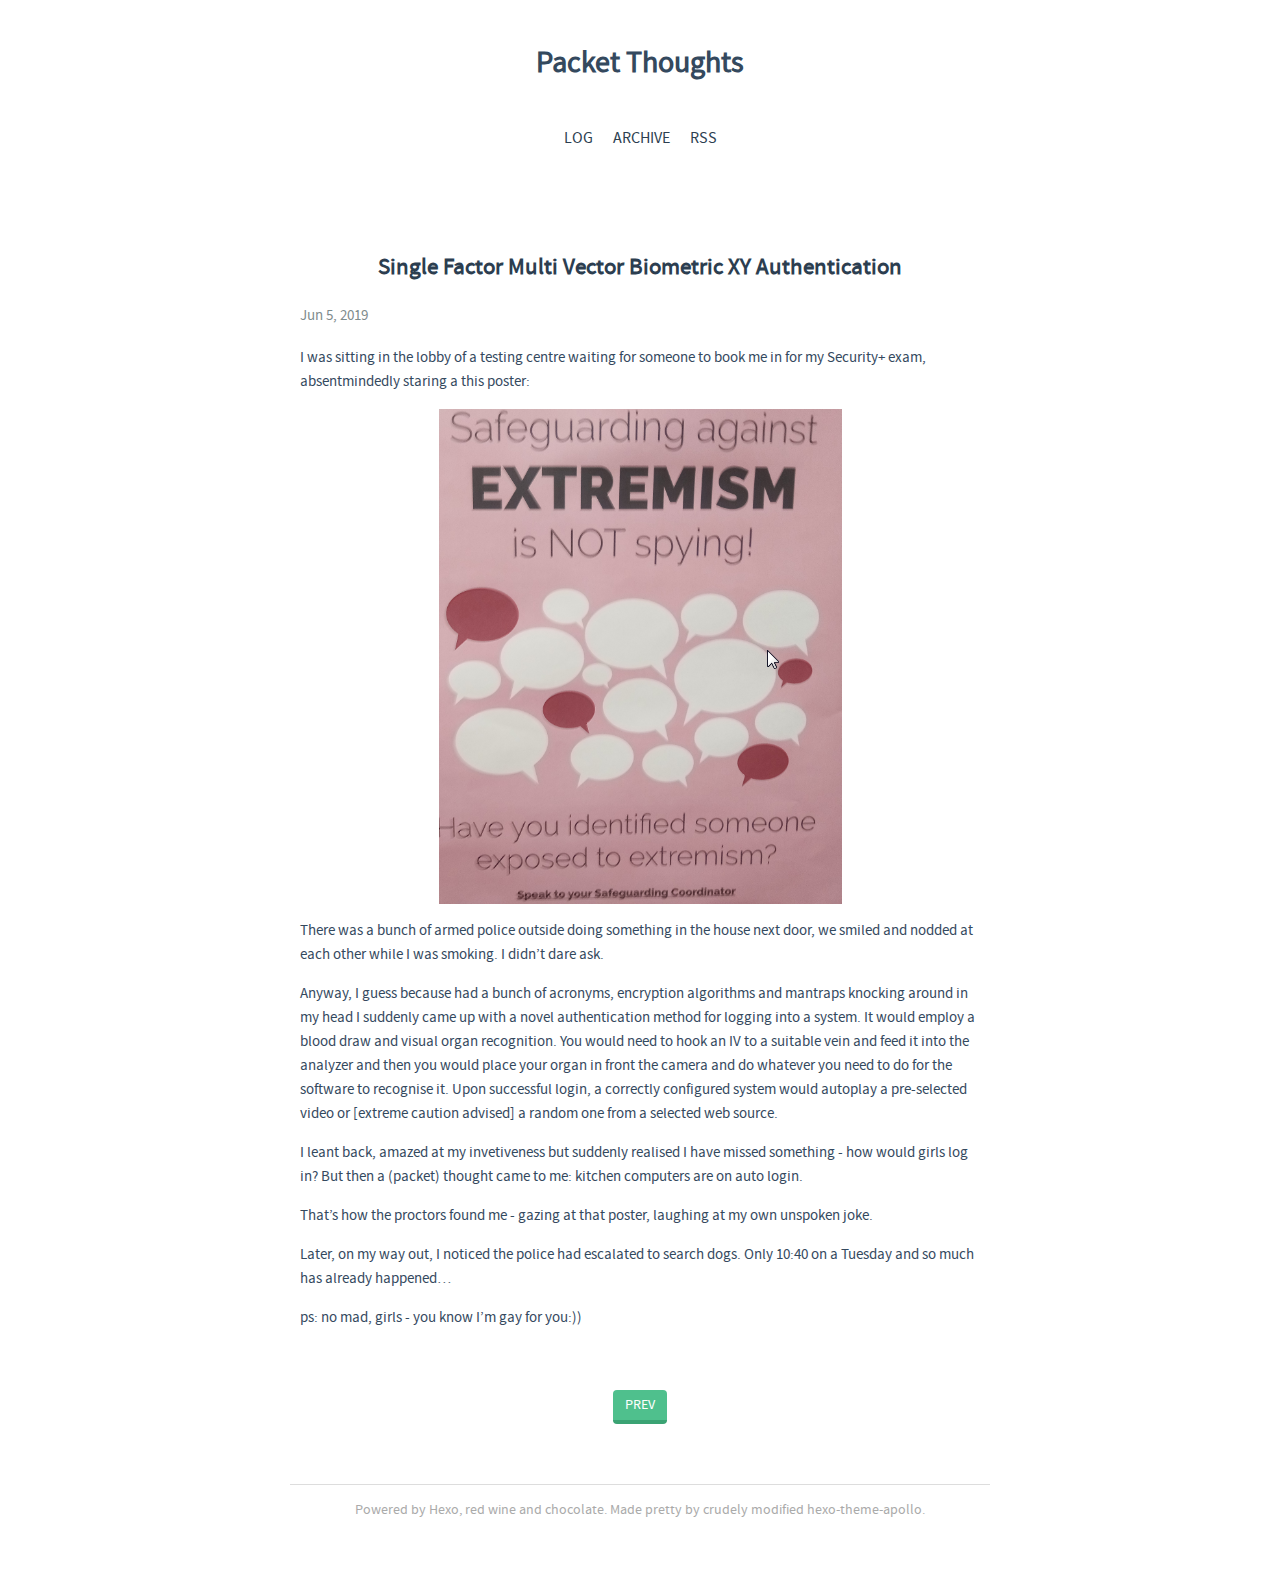
<file: Packet-Thoughts/Single-Factor-Multi-Vector-Biometric-XY-Authentication/index.html>
<!DOCTYPE html><html lang="en"><head><meta name="generator" content="Hexo 3.9.0"><meta charset="utf-8"><meta name="X-UA-Compatible" content="IE=edge"><title> Single Factor Multi Vector Biometric XY Authentication · Packet Thoughts</title><meta name="description" content="Single Factor Multi Vector Biometric XY Authentication - scytheswath"><meta name="viewport" content="width=device-width, initial-scale=1"><link rel="icon" href="/favicon.png"><link rel="stylesheet" href="/css/apollo.css"><link rel="search" type="application/opensearchdescription+xml" href="https://www.packetthoughts.com/atom.xml" title="Packet Thoughts"></head><body><div class="wrap"><header><h1>Packet Thoughts</h1><ul class="nav nav-list"><li class="nav-list-item"><a href="/" target="_self" class="nav-list-link">LOG</a></li><li class="nav-list-item"><a href="/archives/" target="_self" class="nav-list-link">ARCHIVE</a></li><li class="nav-list-item"><a href="/atom.xml" target="_self" class="nav-list-link">RSS</a></li></ul></header><main class="container"><div class="post"><article class="post-block"><h1 class="post-title">Single Factor Multi Vector Biometric XY Authentication</h1><div class="post-info">Jun 5, 2019</div><div class="post-content"><p>I was sitting in the lobby of a testing centre waiting for someone to book me in for my Security+ exam, absentmindedly staring a this poster:</p>
<p><img src="/content/images/safeguardingagainstextremismisnotspying.png" alt="Safe guarding against extremism is not spying"></p>
<p>There was  a bunch of armed police outside doing something in the house next door, we smiled and nodded at each other while I was smoking. I didn’t dare ask. </p>
<a id="more"></a>


<p>Anyway, I guess because  had a bunch of acronyms, encryption algorithms and mantraps knocking around in my head I suddenly came up with a novel authentication method for logging into a system. It would employ a blood draw and visual organ recognition. You would need to hook an IV to a suitable vein and feed it into the analyzer and then you would place your organ in front the camera and do whatever you need to do for the software to recognise it. Upon successful login, a correctly configured system would autoplay a pre-selected video or [extreme caution advised] a random one from a selected web source.</p>
<p>I leant back, amazed at my invetiveness but suddenly realised I have missed something - how would girls log in? But then a (packet) thought came to me: kitchen computers are on auto login.</p>
<p>That’s how the proctors found me - gazing at that poster, laughing at my own unspoken joke.</p>
<p>Later, on my way out, I noticed the police had escalated to search dogs. Only 10:40 on a  Tuesday and so much has already happened…</p>
<p>ps: no mad, girls -  you know I’m gay for you:)) </p>
</div></article></div></main><footer><div class="paginator"><a href="/packet thoughts/Foundation/" class="prev">PREV</a></div><div class="copyright"><p> Powered by <a href="https://hexo.io/" target="_blank">Hexo</a>, red wine and chocolate. Made pretty by crudely modified <a href="https://github.com/pinggod/hexo-theme-apollo" target="_blank">hexo-theme-apollo</a>.</p></div></footer></div><!--script(async src="//cdn.bootcss.com/mathjax/2.7.0/MathJax.js?config=TeX-MML-AM_CHTML" integrity="sha384-crwIf/BuaWM9rM65iM+dWFldgQ1Un8jWZMuh3puxb8TOY9+linwLoI7ZHZT+aekW" crossorigin="anonymous")--><script>(function(b,o,i,l,e,r){b.GoogleAnalyticsObject=l;b[l]||(b[l]=function(){(b[l].q=b[l].q||[]).push(arguments)});b[l].l=+new Date;e=o.createElement(i);r=o.getElementsByTagName(i)[0];e.src='//www.google-analytics.com/analytics.js';r.parentNode.insertBefore(e,r)}(window,document,'script','ga'));ga('create',"UA-141633287-1",'auto');ga('send','pageview');</script></body></html>
</file>
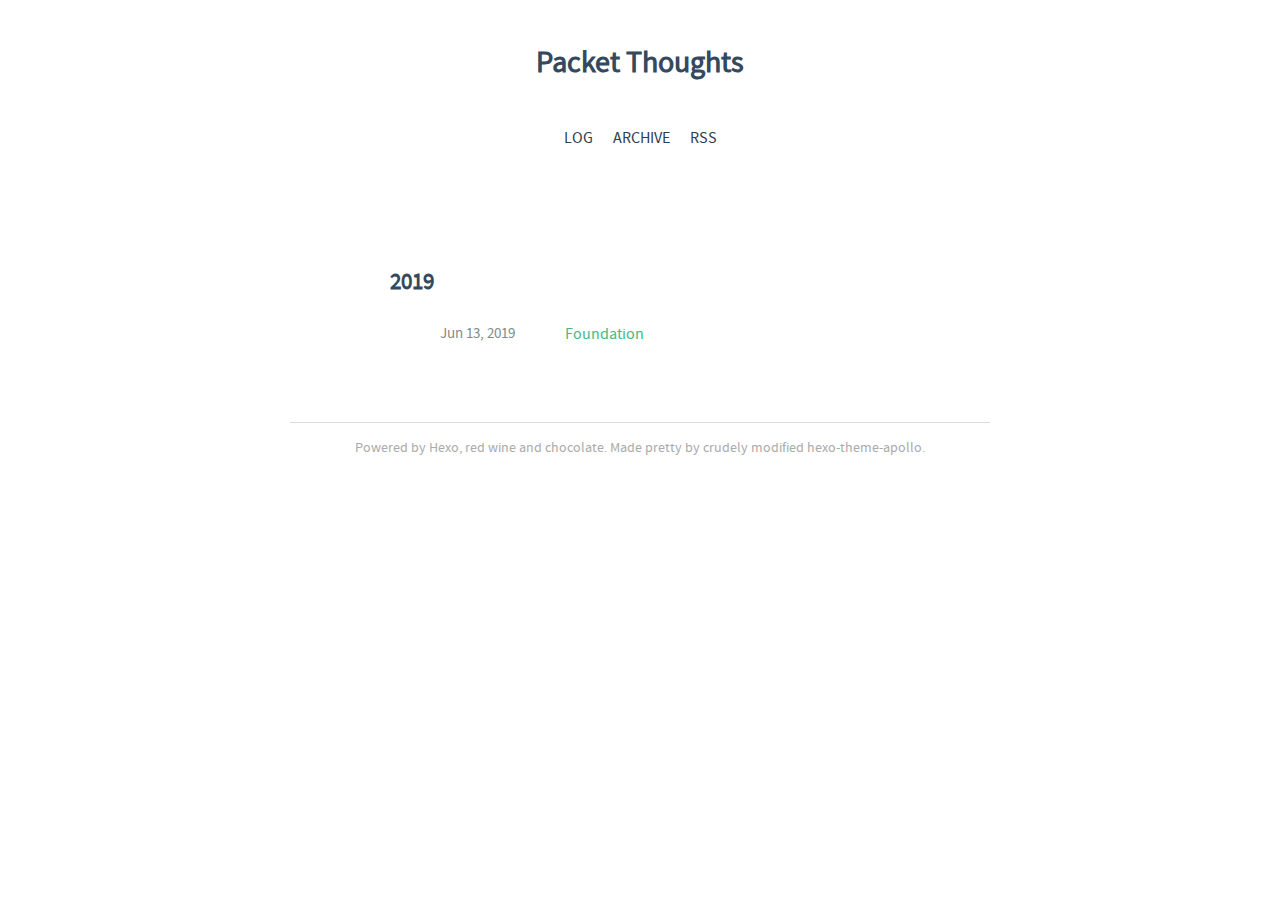
<file: tags/Network-simulation-eve-ng-asimov/index.html>
<!DOCTYPE html><html lang="en"><head><meta name="generator" content="Hexo 3.9.0"><meta charset="utf-8"><meta name="X-UA-Compatible" content="IE=edge"><title> Packet Thoughts</title><meta name="description" content="Mind Flow Control"><meta name="viewport" content="width=device-width, initial-scale=1"><link rel="icon" href="/favicon.png"><link rel="stylesheet" href="/css/apollo.css"><link rel="search" type="application/opensearchdescription+xml" href="https://www.packetthoughts.com/atom.xml" title="Packet Thoughts"></head><body><div class="wrap"><header><h1>Packet Thoughts</h1><ul class="nav nav-list"><li class="nav-list-item"><a href="/" target="_self" class="nav-list-link">LOG</a></li><li class="nav-list-item"><a href="/archives/" target="_self" class="nav-list-link">ARCHIVE</a></li><li class="nav-list-item"><a href="/atom.xml" target="_self" class="nav-list-link">RSS</a></li></ul></header><main class="container"><div class="archive"><h2 class="archive-year">2019</h2><div class="post-item"><div class="post-info">Jun 13, 2019</div><a href="/packet thoughts/Foundation/" class="post-title-link">Foundation</a></div></div></main><footer><div class="paginator"></div><div class="copyright"><p> Powered by <a href="https://hexo.io/" target="_blank">Hexo</a>, red wine and chocolate. Made pretty by crudely modified <a href="https://github.com/pinggod/hexo-theme-apollo" target="_blank">hexo-theme-apollo</a>.</p></div></footer></div><!--script(async src="//cdn.bootcss.com/mathjax/2.7.0/MathJax.js?config=TeX-MML-AM_CHTML" integrity="sha384-crwIf/BuaWM9rM65iM+dWFldgQ1Un8jWZMuh3puxb8TOY9+linwLoI7ZHZT+aekW" crossorigin="anonymous")--><script>(function(b,o,i,l,e,r){b.GoogleAnalyticsObject=l;b[l]||(b[l]=function(){(b[l].q=b[l].q||[]).push(arguments)});b[l].l=+new Date;e=o.createElement(i);r=o.getElementsByTagName(i)[0];e.src='//www.google-analytics.com/analytics.js';r.parentNode.insertBefore(e,r)}(window,document,'script','ga'));ga('create',"UA-141633287-1",'auto');ga('send','pageview');</script></body></html>
</file>
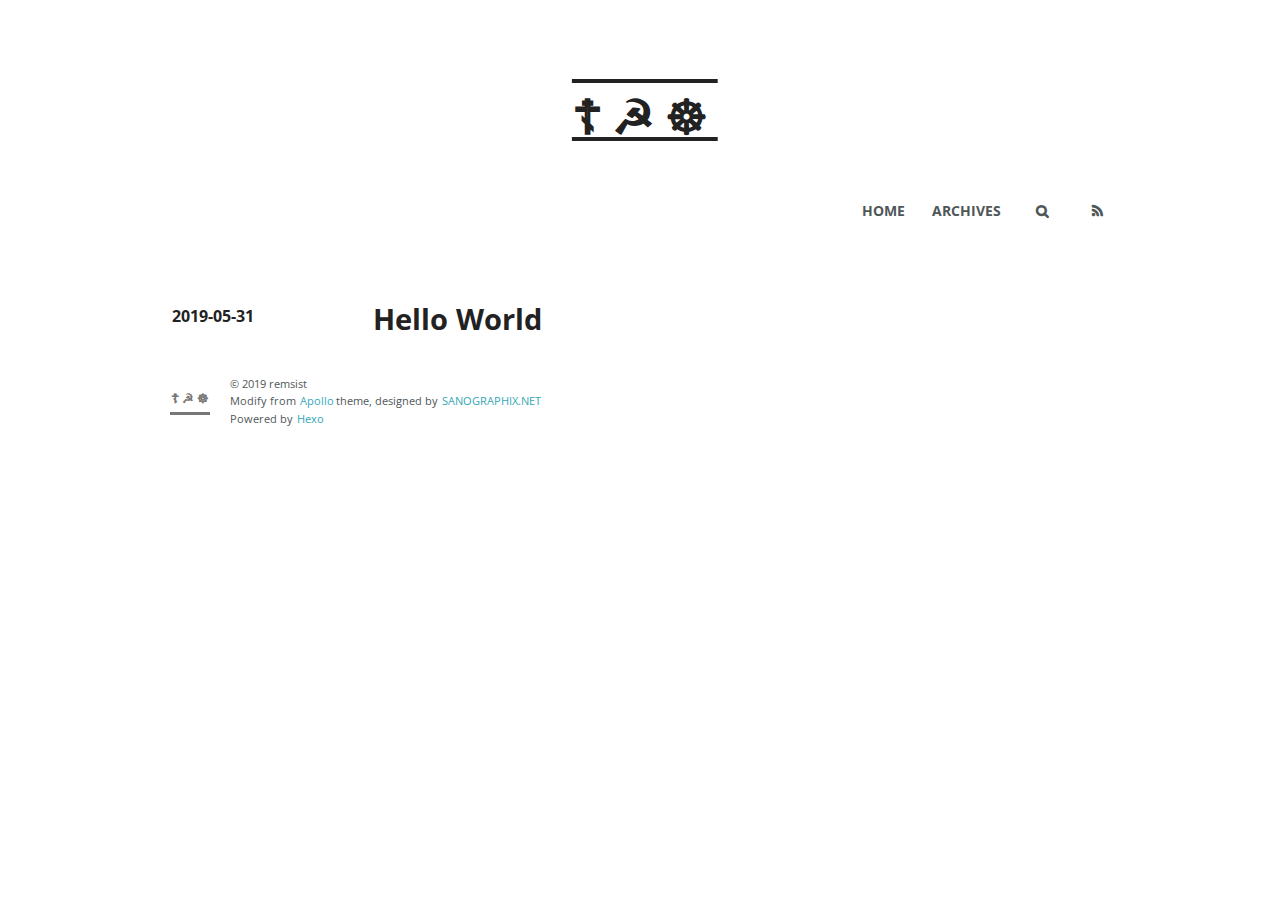
<file: archives/2019/05/index.html>
<!DOCTYPE html>
<html>
<head><meta name="generator" content="Hexo 3.8.0">
  <meta charset="utf-8">
  
  <title>Archives: 2019/5 | ☦☭☸</title>
  <meta name="viewport" content="width=device-width">
  <meta property="og:type" content="website">
<meta property="og:title" content="☦☭☸">
<meta property="og:url" content="http://yoursite.com/archives/2019/05/index.html">
<meta property="og:site_name" content="☦☭☸">
<meta property="og:locale" content="en">
<meta name="twitter:card" content="summary">
<meta name="twitter:title" content="☦☭☸">
  
    <link rel="alternative" href="/atom.xml" title="☦☭☸" type="application/atom+xml">
  
  
    <link rel="icon" href="/favicon.png">
  
  <link rel="stylesheet" href="/css/style.css">
  <!--[if lt IE 9]><script src="//html5shiv.googlecode.com/svn/trunk/html5.js"></script><![endif]-->
  
</head></html>
<body>
  <div id="container">
    <div class="mobile-nav-panel">
	<i class="icon-reorder icon-large"></i>
</div>
<header id="header">
	<h1 class="blog-title">
		<a href="/">☦☭☸</a>
	</h1>
	<nav class="nav">
		<ul>
			<li><a href="/">Home</a></li><li><a href="/archives">Archives</a></li>
			<li><a id="nav-search-btn" class="nav-icon" title="Search"></a></li>
			<li><a href="/atom.xml" id="nav-rss-link" class="nav-icon" title="RSS Feed"></a></li>
		</ul>
	</nav>
	<div id="search-form-wrap">
		<form action="//google.com/search" method="get" accept-charset="UTF-8" class="search-form"><input type="search" name="q" class="search-form-input" placeholder="Search"><button type="submit" class="search-form-submit">&#xF002;</button><input type="hidden" name="sitesearch" value="http://yoursite.com"></form>
	</div>
</header>

    <div id="main">
      
  <div class="archive">
    
      <article class="post post">
        <footer class="entry-meta-header">
          <span class="meta-elements date">
            <time datetime="2019-05-31T08:00:16.482Z"><a href="/2019/05/31/hello-world/">2019-05-31</a></time>
          </span>
        </footer>
        <div class="entry-content">
          <header>
            
              
                <h1><a href="/2019/05/31/hello-world/">Hello World</a></h1>
              
            
          </header>
        </div>
      </article>
    
  </div>

    </div>
    <div class="mb-search">
  <form action="//google.com/search" method="get" accept-charset="utf-8">
    <input type="search" name="q" results="0" placeholder="Search">
    <input type="hidden" name="q" value="site:yoursite.com">
  </form>
</div>
<footer id="footer">
	<h1 class="footer-blog-title">
		<a href="/">☦☭☸</a>
	</h1>
	<span class="copyright">
		&copy; 2019 remsist<br>
		Modify from <a href="http://sanographix.github.io/tumblr/apollo/" target="_blank">Apollo</a> theme, designed by <a href="http://www.sanographix.net/" target="_blank">SANOGRAPHIX.NET</a><br>
		Powered by <a href="http://hexo.io/" target="_blank">Hexo</a>
	</span>
</footer>
    

<script src="//ajax.googleapis.com/ajax/libs/jquery/2.0.3/jquery.min.js"></script>


<link rel="stylesheet" href="/fancybox/jquery.fancybox.css" media="screen" type="text/css">
<script src="/fancybox/jquery.fancybox.pack.js"></script>


<script src="/js/script.js"></script>
  </div>
</body>
</html>
</file>
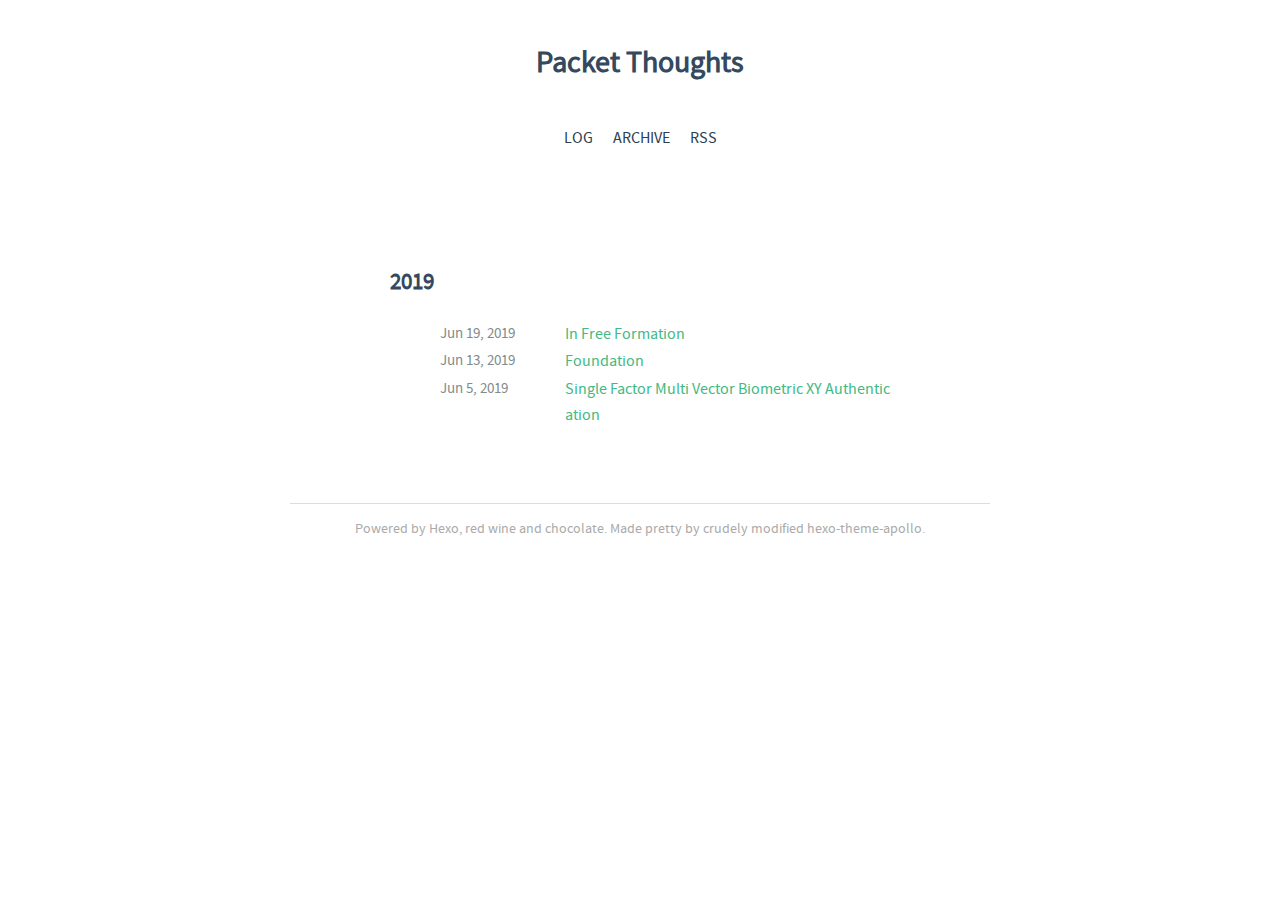
<file: archives/2019/06/index.html>
<!DOCTYPE html><html lang="en"><head><meta name="generator" content="Hexo 3.9.0"><meta charset="utf-8"><meta name="X-UA-Compatible" content="IE=edge"><title> Packet Thoughts</title><meta name="description" content="Mind Flow Control"><meta name="viewport" content="width=device-width, initial-scale=1"><link rel="icon" href="/favicon.png"><link rel="stylesheet" href="/css/apollo.css"><link rel="search" type="application/opensearchdescription+xml" href="https://www.packetthoughts.com/atom.xml" title="Packet Thoughts"></head><body><div class="wrap"><header><h1>Packet Thoughts</h1><ul class="nav nav-list"><li class="nav-list-item"><a href="/" target="_self" class="nav-list-link">LOG</a></li><li class="nav-list-item"><a href="/archives/" target="_self" class="nav-list-link">ARCHIVE</a></li><li class="nav-list-item"><a href="/atom.xml" target="_self" class="nav-list-link">RSS</a></li></ul></header><main class="container"><div class="archive"><h2 class="archive-year">2019</h2><div class="post-item"><div class="post-info">Jun 19, 2019</div><a href="/packet thoughts/In-Free-Formation/" class="post-title-link"> In Free Formation</a></div><div class="post-item"><div class="post-info">Jun 13, 2019</div><a href="/packet thoughts/Foundation/" class="post-title-link">Foundation</a></div><div class="post-item"><div class="post-info">Jun 5, 2019</div><a href="/Packet-Thoughts/Single-Factor-Multi-Vector-Biometric-XY-Authentication/" class="post-title-link">Single Factor Multi Vector Biometric XY Authentication</a></div></div></main><footer><div class="paginator"></div><div class="copyright"><p> Powered by <a href="https://hexo.io/" target="_blank">Hexo</a>, red wine and chocolate. Made pretty by crudely modified <a href="https://github.com/pinggod/hexo-theme-apollo" target="_blank">hexo-theme-apollo</a>.</p></div></footer></div><!--script(async src="//cdn.bootcss.com/mathjax/2.7.0/MathJax.js?config=TeX-MML-AM_CHTML" integrity="sha384-crwIf/BuaWM9rM65iM+dWFldgQ1Un8jWZMuh3puxb8TOY9+linwLoI7ZHZT+aekW" crossorigin="anonymous")--><script>(function(b,o,i,l,e,r){b.GoogleAnalyticsObject=l;b[l]||(b[l]=function(){(b[l].q=b[l].q||[]).push(arguments)});b[l].l=+new Date;e=o.createElement(i);r=o.getElementsByTagName(i)[0];e.src='//www.google-analytics.com/analytics.js';r.parentNode.insertBefore(e,r)}(window,document,'script','ga'));ga('create',"UA-141633287-1",'auto');ga('send','pageview');</script></body></html>
</file>
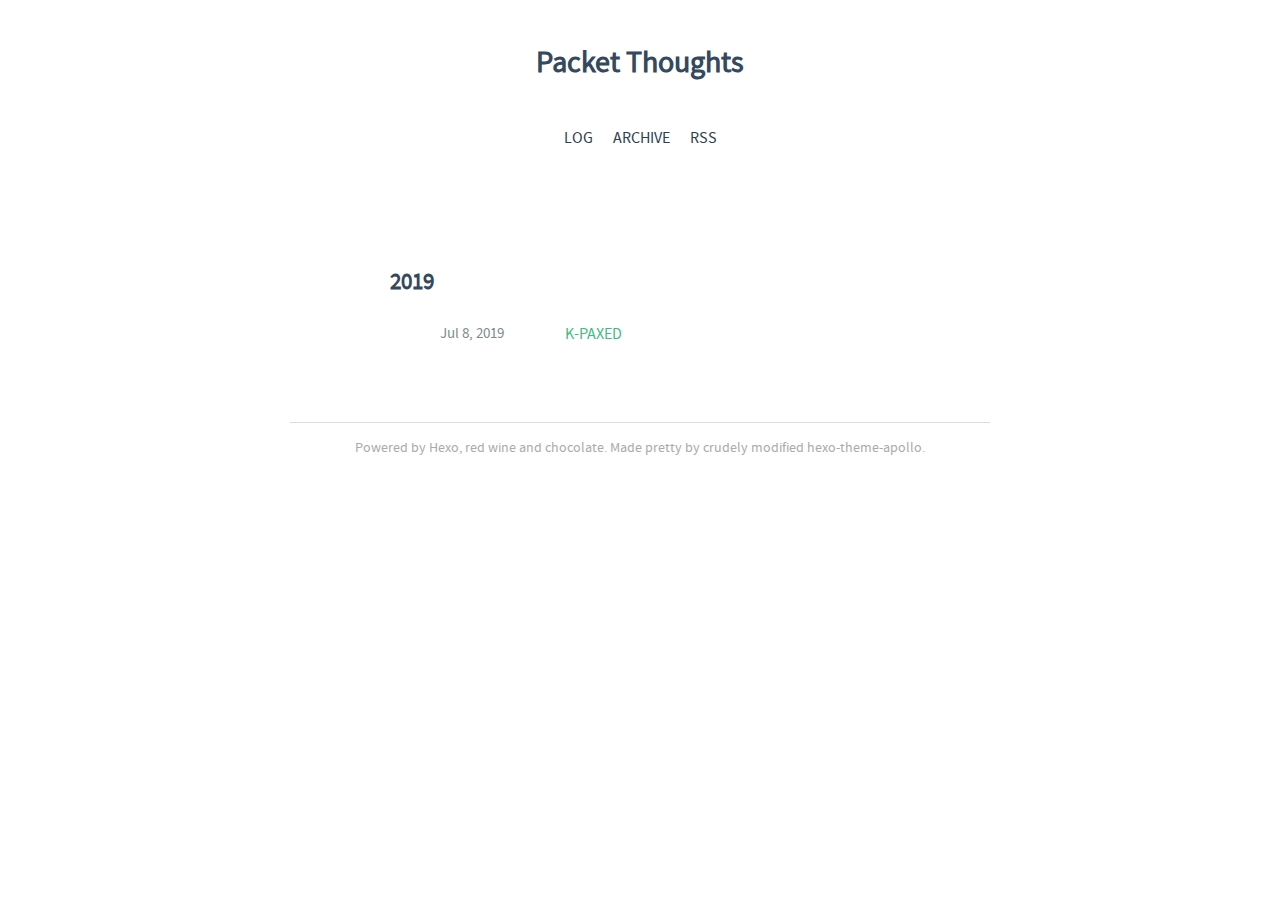
<file: archives/2019/07/index.html>
<!DOCTYPE html><html lang="en"><head><meta name="generator" content="Hexo 3.9.0"><meta charset="utf-8"><meta name="X-UA-Compatible" content="IE=edge"><title> Packet Thoughts</title><meta name="description" content="Mind Flow Control"><meta name="viewport" content="width=device-width, initial-scale=1"><link rel="icon" href="/favicon.png"><link rel="stylesheet" href="/css/apollo.css"><link rel="search" type="application/opensearchdescription+xml" href="https://www.packetthoughts.com/atom.xml" title="Packet Thoughts"></head><body><div class="wrap"><header><h1>Packet Thoughts</h1><ul class="nav nav-list"><li class="nav-list-item"><a href="/" target="_self" class="nav-list-link">LOG</a></li><li class="nav-list-item"><a href="/archives/" target="_self" class="nav-list-link">ARCHIVE</a></li><li class="nav-list-item"><a href="/atom.xml" target="_self" class="nav-list-link">RSS</a></li></ul></header><main class="container"><div class="archive"><h2 class="archive-year">2019</h2><div class="post-item"><div class="post-info">Jul 8, 2019</div><a href="/packet thoughts/K-PAXED/" class="post-title-link">K-PAXED</a></div></div></main><footer><div class="paginator"></div><div class="copyright"><p> Powered by <a href="https://hexo.io/" target="_blank">Hexo</a>, red wine and chocolate. Made pretty by crudely modified <a href="https://github.com/pinggod/hexo-theme-apollo" target="_blank">hexo-theme-apollo</a>.</p></div></footer></div><!--script(async src="//cdn.bootcss.com/mathjax/2.7.0/MathJax.js?config=TeX-MML-AM_CHTML" integrity="sha384-crwIf/BuaWM9rM65iM+dWFldgQ1Un8jWZMuh3puxb8TOY9+linwLoI7ZHZT+aekW" crossorigin="anonymous")--><script>(function(b,o,i,l,e,r){b.GoogleAnalyticsObject=l;b[l]||(b[l]=function(){(b[l].q=b[l].q||[]).push(arguments)});b[l].l=+new Date;e=o.createElement(i);r=o.getElementsByTagName(i)[0];e.src='//www.google-analytics.com/analytics.js';r.parentNode.insertBefore(e,r)}(window,document,'script','ga'));ga('create',"UA-141633287-1",'auto');ga('send','pageview');</script></body></html>
</file>
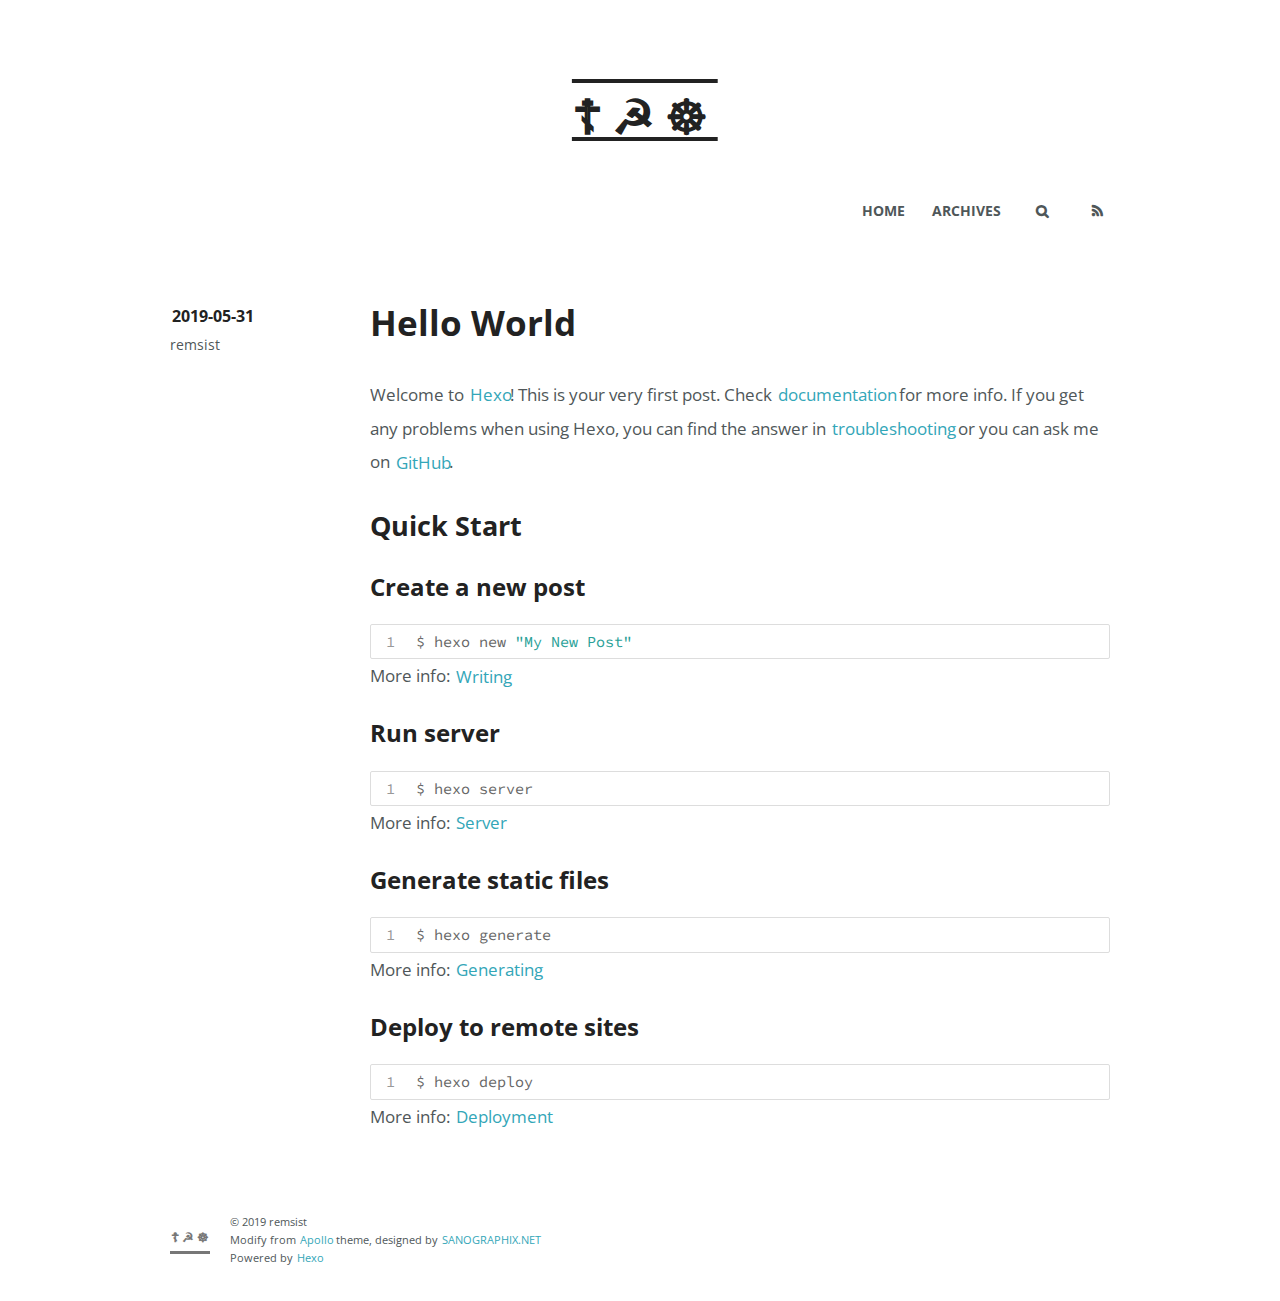
<file: 2019/05/31/hello-world/index.html>
<!DOCTYPE html>
<html>
<head><meta name="generator" content="Hexo 3.8.0">
  <meta charset="utf-8">
  
  <title>Hello World | ☦☭☸</title>
  <meta name="viewport" content="width=device-width">
  <meta name="description" content="Welcome to Hexo! This is your very first post. Check documentation for more info. If you get any problems when using Hexo, you can find the answer in troubleshooting or you can ask me on GitHub. Quick">
<meta property="og:type" content="article">
<meta property="og:title" content="Hello World">
<meta property="og:url" content="http://yoursite.com/2019/05/31/hello-world/index.html">
<meta property="og:site_name" content="☦☭☸">
<meta property="og:description" content="Welcome to Hexo! This is your very first post. Check documentation for more info. If you get any problems when using Hexo, you can find the answer in troubleshooting or you can ask me on GitHub. Quick">
<meta property="og:locale" content="en">
<meta property="og:updated_time" content="2019-05-31T08:00:16.482Z">
<meta name="twitter:card" content="summary">
<meta name="twitter:title" content="Hello World">
<meta name="twitter:description" content="Welcome to Hexo! This is your very first post. Check documentation for more info. If you get any problems when using Hexo, you can find the answer in troubleshooting or you can ask me on GitHub. Quick">
  
    <link rel="alternative" href="/atom.xml" title="☦☭☸" type="application/atom+xml">
  
  
    <link rel="icon" href="/favicon.png">
  
  <link rel="stylesheet" href="/css/style.css">
  <!--[if lt IE 9]><script src="//html5shiv.googlecode.com/svn/trunk/html5.js"></script><![endif]-->
  
</head></html>
<body>
  <div id="container">
    <div class="mobile-nav-panel">
	<i class="icon-reorder icon-large"></i>
</div>
<header id="header">
	<h1 class="blog-title">
		<a href="/">☦☭☸</a>
	</h1>
	<nav class="nav">
		<ul>
			<li><a href="/">Home</a></li><li><a href="/archives">Archives</a></li>
			<li><a id="nav-search-btn" class="nav-icon" title="Search"></a></li>
			<li><a href="/atom.xml" id="nav-rss-link" class="nav-icon" title="RSS Feed"></a></li>
		</ul>
	</nav>
	<div id="search-form-wrap">
		<form action="//google.com/search" method="get" accept-charset="UTF-8" class="search-form"><input type="search" name="q" class="search-form-input" placeholder="Search"><button type="submit" class="search-form-submit">&#xF002;</button><input type="hidden" name="sitesearch" value="http://yoursite.com"></form>
	</div>
</header>

    <div id="main">
      <article id="post-hello-world" class="post">
	<footer class="entry-meta-header">
		<span class="meta-elements date">
			<a href="/2019/05/31/hello-world/" class="article-date">
  <time datetime="2019-05-31T08:00:16.482Z" itemprop="datePublished">2019-05-31</time>
</a>
		</span>
		<span class="meta-elements author">remsist</span>
		<div class="commentscount">
			
		</div>
	</footer>
	
	<header class="entry-header">
		
  
    <h1 class="article-title entry-title" itemprop="name">
      Hello World
    </h1>
  

	</header>
	<div class="entry-content">
		
    	<p>Welcome to <a href="https://hexo.io/" target="_blank" rel="noopener">Hexo</a>! This is your very first post. Check <a href="https://hexo.io/docs/" target="_blank" rel="noopener">documentation</a> for more info. If you get any problems when using Hexo, you can find the answer in <a href="https://hexo.io/docs/troubleshooting.html" target="_blank" rel="noopener">troubleshooting</a> or you can ask me on <a href="https://github.com/hexojs/hexo/issues" target="_blank" rel="noopener">GitHub</a>.</p>
<h2 id="Quick-Start"><a href="#Quick-Start" class="headerlink" title="Quick Start"></a>Quick Start</h2><h3 id="Create-a-new-post"><a href="#Create-a-new-post" class="headerlink" title="Create a new post"></a>Create a new post</h3><figure class="highlight bash"><table><tr><td class="gutter"><pre><span class="line">1</span><br></pre></td><td class="code"><pre><span class="line">$ hexo new <span class="string">"My New Post"</span></span><br></pre></td></tr></table></figure>

<p>More info: <a href="https://hexo.io/docs/writing.html" target="_blank" rel="noopener">Writing</a></p>
<h3 id="Run-server"><a href="#Run-server" class="headerlink" title="Run server"></a>Run server</h3><figure class="highlight bash"><table><tr><td class="gutter"><pre><span class="line">1</span><br></pre></td><td class="code"><pre><span class="line">$ hexo server</span><br></pre></td></tr></table></figure>

<p>More info: <a href="https://hexo.io/docs/server.html" target="_blank" rel="noopener">Server</a></p>
<h3 id="Generate-static-files"><a href="#Generate-static-files" class="headerlink" title="Generate static files"></a>Generate static files</h3><figure class="highlight bash"><table><tr><td class="gutter"><pre><span class="line">1</span><br></pre></td><td class="code"><pre><span class="line">$ hexo generate</span><br></pre></td></tr></table></figure>

<p>More info: <a href="https://hexo.io/docs/generating.html" target="_blank" rel="noopener">Generating</a></p>
<h3 id="Deploy-to-remote-sites"><a href="#Deploy-to-remote-sites" class="headerlink" title="Deploy to remote sites"></a>Deploy to remote sites</h3><figure class="highlight bash"><table><tr><td class="gutter"><pre><span class="line">1</span><br></pre></td><td class="code"><pre><span class="line">$ hexo deploy</span><br></pre></td></tr></table></figure>

<p>More info: <a href="https://hexo.io/docs/deployment.html" target="_blank" rel="noopener">Deployment</a></p>

    
	</div>
	<footer class="entry-footer">
		<div class="entry-meta-footer">
			<span class="category">
				
			</span>
			<span class="tags">
				
			</span>
		</div>
	</footer>
	
    
  
</article>





    </div>
    <div class="mb-search">
  <form action="//google.com/search" method="get" accept-charset="utf-8">
    <input type="search" name="q" results="0" placeholder="Search">
    <input type="hidden" name="q" value="site:yoursite.com">
  </form>
</div>
<footer id="footer">
	<h1 class="footer-blog-title">
		<a href="/">☦☭☸</a>
	</h1>
	<span class="copyright">
		&copy; 2019 remsist<br>
		Modify from <a href="http://sanographix.github.io/tumblr/apollo/" target="_blank">Apollo</a> theme, designed by <a href="http://www.sanographix.net/" target="_blank">SANOGRAPHIX.NET</a><br>
		Powered by <a href="http://hexo.io/" target="_blank">Hexo</a>
	</span>
</footer>
    

<script src="//ajax.googleapis.com/ajax/libs/jquery/2.0.3/jquery.min.js"></script>


<link rel="stylesheet" href="/fancybox/jquery.fancybox.css" media="screen" type="text/css">
<script src="/fancybox/jquery.fancybox.pack.js"></script>


<script src="/js/script.js"></script>
  </div>
</body>
</html>
</file>
<file: css/style.css>
@charset "utf-8";
@import url("//fonts.googleapis.com/css?family=Source+Code+Pro");
@import url("//fonts.googleapis.com/css?family=Open+Sans:400,700");
html,
body,
div,
span,
applet,
object,
iframe,
h1,
h2,
h3,
h4,
h5,
h6,
p,
blockquote,
pre,
a,
abbr,
acronym,
address,
big,
cite,
code,
del,
dfn,
em,
img,
ins,
kbd,
q,
s,
samp,
small,
strike,
strong,
sub,
sup,
tt,
var,
dl,
dt,
dd,
ol,
ul,
li,
fieldset,
form,
label,
legend,
table,
caption,
tbody,
tfoot,
thead,
tr,
th,
td {
  margin: 0;
  padding: 0;
  border: 0;
  outline: 0;
  font-weight: inherit;
  font-style: inherit;
  font-family: inherit;
  font-size: 100%;
  vertical-align: baseline;
}
body {
  line-height: 1;
  color: #000;
  background: #fff;
}
ol,
ul {
  list-style: none;
}
table {
  border-collapse: separate;
  border-spacing: 0;
  vertical-align: middle;
}
caption,
th,
td {
  text-align: left;
  font-weight: normal;
  vertical-align: middle;
}
a img {
  border: none;
}
input,
button {
  margin: 0;
  padding: 0;
}
input::-moz-focus-inner,
button::-moz-focus-inner {
  border: 0;
  padding: 0;
}
@font-face {
  font-family: FontAwesome;
  font-style: normal;
  font-weight: normal;
  src: url("fonts/fontawesome-webfont.eot?v=#4.0.3");
  src: url("fonts/fontawesome-webfont.eot?#iefix&v=#4.0.3") format("embedded-opentype"), url("fonts/fontawesome-webfont.woff?v=#4.0.3") format("woff"), url("fonts/fontawesome-webfont.ttf?v=#4.0.3") format("truetype"), url("fonts/fontawesome-webfont.svg#fontawesomeregular?v=#4.0.3") format("svg");
}
body {
  background: #fff;
  color: #4f5759;
  font: 100% 'Open Sans', 'Helvetica Neue', 'Helvetica', 'Arial', 'ヒラギノ角ゴ Pro W3', 'Hiragino Kaku Gothic Pro', 'メイリオ', Meiryo, 'ＭＳ Ｐゴシック', 'MS PGothic', sans-serif;
  text-rendering: optimizelegibility;
  -webkit-text-size-adjust: 100%;
  -webkit-font-smoothing: antialiased;
  -moz-osx-font-smoothing: grayscale;
}
a {
  color: #33a6b8;
  text-decoration: none;
}
a:hover {
  color: #2a8998;
}
strong,
b {
  font-weight: bold;
}
em {
  font-style: italic;
}
code {
  text-shadow: 0 1px #fff;
  padding: 0 0.3em;
}
del {
  text-decoration: line-through;
}
sub,
sup {
  font-size: 75%;
  line-height: 0;
  position: relative;
}
:root sub,
:root sup {
  vertical-align: baseline;
}
sup {
  top: -0.5em;
}
sub {
  bottom: -0.2em;
}
acronym,
abbr {
  border-bottom: 1px dotted;
  font-variant: normal;
}
abbr {
  cursor: help;
}
h1,
h2,
h3,
h4,
h5,
h6 {
  color: #222;
  font-weight: bold;
}
h1 a,
h2 a,
h3 a,
h4 a,
h5 a,
h6 a {
  color: #222;
  text-decoration: none;
}
h1 a:hover,
h2 a:hover,
h3 a:hover,
h4 a:hover,
h5 a:hover,
h6 a:hover {
  color: #222;
}
pre,
code {
  font-family: "Source Code Pro", Consolas, Monaco, Menlo, Consolas, monospace;
  font-size: 1em;
}
.left,
.alignleft {
  float: left;
}
.right,
.alignright {
  float: right;
}
.entry-content .gist {
  background: color-code;
  border: 1px solid #ddd;
  margin-top: 15px;
  padding: 7px 15px;
  border-radius: 2px;
  text-shadow: 0 0 1px #fff;
  line-height: 1.6;
  overflow: auto;
  color: #666;
}
.entry-content .gist .gist-file {
  border: none;
  font-family: inherit;
  margin: 0;
  font-size: 0.9em;
}
.entry-content .gist .gist-file .gist-data {
  background: none;
  border-bottom: none;
}
.entry-content .gist .gist-file .gist-data pre {
  padding: 0 !important;
  font-family: "Source Code Pro", Consolas, Monaco, Menlo, Consolas, monospace;
}
.entry-content .gist .gist-file .gist-meta {
  background: none;
  color: #999;
  margin-top: 5px;
  padding: 0;
  text-shadow: 0 0 1px #fff;
  font-size: 100%;
}
.entry-content .gist .gist-file .gist-meta a {
  color: #33a6b8;
}
.entry-content .gist .gist-file .gist-meta a:visited {
  color: #33a6b8;
}
figure.highlight {
  background: color-code;
  border: 1px solid #ddd;
  margin: 0;
  padding: 7px 15px;
  border-radius: 2px;
  text-shadow: 0 0 1px #fff;
  line-height: 1.6;
  overflow: auto;
  position: relative;
  font-size: 0.9em;
}
figure.highlight figcaption {
  color: #999;
  margin-bottom: 5px;
  text-shadow: 0 0 1px #fff;
}
figure.highlight figcaption a {
  position: absolute;
  right: 15px;
}
figure.highlight pre {
  background: none;
  border: none;
  padding: 0;
  margin: 0;
}
figure.highlight table {
  margin-top: 0;
  border-spacing: 0;
}
figure.highlight th {
  font-weight: normal;
  border-bottom: 0;
  padding-bottom: 0;
}
figure.highlight td {
  border-bottom: 0;
  padding: 0;
}
figure.highlight .gutter {
  color: #999;
  padding-right: 20px;
  text-align: left;
}
figure.highlight .code {
  border-left: 1px solid #fff;
  color: #666;
}
pre .comment,
pre .template_comment,
pre .diff .header,
pre .doctype,
pre .pi,
pre .lisp .string,
pre .javadoc {
  color: #93a1a1;
  font-style: italic;
}
pre .keyword,
pre .winutils,
pre .method,
pre .addition,
pre .css .tag,
pre .request,
pre .status,
pre .nginx .title {
  color: #859900;
}
pre .number,
pre .command,
pre .string,
pre .tag .value,
pre .phpdoc,
pre .tex .formula,
pre .regexp,
pre .hexcolor {
  color: #2aa198;
}
pre .title,
pre .localvars,
pre .chunk,
pre .decorator,
pre .built_in,
pre .identifier,
pre .vhdl,
pre .literal,
pre .id {
  color: #268bd2;
}
pre .attribute,
pre .variable,
pre .lisp .body,
pre .smalltalk .number,
pre .constant,
pre .class .title,
pre .parent,
pre .haskell .type {
  color: #b58900;
}
pre .preprocessor,
pre .preprocessor .keyword,
pre .shebang,
pre .symbol,
pre .symbol .string,
pre .diff .change,
pre .special,
pre .attr_selector,
pre .important,
pre .subst,
pre .cdata,
pre .clojure .title {
  color: #cb4b16;
}
pre .deletion {
  color: #dc322f;
}
#header {
  display: block;
  margin: 4em 0;
  position: relative;
  *zoom: 1;
}
#header:after {
  display: block;
  visibility: hidden;
  font-size: 0;
  height: 0;
  clear: both;
  content: ".";
}
.blog-title {
  display: -webkit-box;
  display: -moz-box;
  display: -webkit-flex;
  display: -ms-flexbox;
  display: box;
  display: flex;
  text-decoration: underline overline;
  -webkit-box-align: center;
  -moz-box-align: center;
  -o-box-align: center;
  -ms-flex-align: center;
  -webkit-align-items: center;
  align-items: center;
  -webkit-box-pack: center;
  -moz-box-pack: center;
  -o-box-pack: center;
  -ms-flex-pack: center;
  -webkit-justify-content: center;
  justify-content: center;
  font-size: 300%;
  text-align: center;
  font-weight: bold;
  padding-bottom: 0.2em;
  letter-spacing: 0.2em;
  margin: 10px 0;
  Border-bottom: none #555 px solid #222;
}
: hover {
  border-color: #33a6b8;
}
: hover a {
  color: #33a6b8;
}
a {
  position: relative;
  left: 0.1em;
  padding: 0.4em 0;
}
.mobile-nav-panel {
  display: none;
  padding: 15px 0 0;
}
.mobile-nav-panel .icon-reorder {
  cursor: pointer;
  display: inline-block;
  width: 18px;
  height: 17px;
  background: url("/images/icon-reorder@2x.png") no-repeat 0 0;
  -webkit-background-size: 18px 17px;
  -moz-background-size: 18px 17px;
  background-size: 18px 17px;
}
.nav {
  margin: 10px 0;
  font-size: 85%;
  text-transform: uppercase;
  float: right;
  position: relative;
}
.nav ul {
  display: block;
  *zoom: 1;
  margin: 0;
  padding: 0;
}
.nav ul:after {
  display: block;
  visibility: hidden;
  font-size: 0;
  height: 0;
  clear: both;
  content: ".";
}
.nav li {
  float: left;
  margin: 0.3em 0 0.3em 2em;
}
.nav li img {
  vertical-align: middle;
}
.nav a {
  font-weight: bold;
  color: #4f5759;
}
.nav a:hover {
  color: #33a6b8;
}
.nav-icon {
  font-family: FontAwesome;
  text-align: center;
  font-size: 100%;
  width: 100%;
  height: 100%;
  padding: 20px 8px;
  position: relative;
  cursor: pointer;
}
#nav-rss-link:before {
  content: "\f09e";
}
#nav-search-btn:before {
  content: "\f002";
}
#search-form-wrap {
  display: none;
  position: absolute;
  top: 10px;
  width: 150px;
  height: 30px;
  right: 280px;
  opacity: 0;
  -ms-filter: "progid:DXImageTransform.Microsoft.Alpha(Opacity=0)";
  filter: alpha(opacity=0);
  -webkit-transition: 0.2s ease-out;
  -moz-transition: 0.2s ease-out;
  -o-transition: 0.2s ease-out;
  -ms-transition: 0.2s ease-out;
  transition: 0.2s ease-out;
}
#search-form-wrap.on {
  display: block;
  opacity: 1;
  -ms-filter: none;
  filter: none;
  right: 55px;
}
@media (max-width: 767px) {
  #search-form-wrap {
    width: 100%;
    left: -100%;
  }
}
.search-form {
  position: absolute;
  top: 0;
  left: 0;
  right: 0;
  background: #fff;
  padding: 3px 15px;
  border-radius: 15px;
  -webkit-box-shadow: 0 0 10px rgba(0,0,0,0.3);
  box-shadow: 0 0 10px rgba(0,0,0,0.3);
}
.search-form-input {
  border: none;
  background: none;
  color: #4f5759;
  letter-spacing: 1px;
  width: 90%;
  font: 13px 'Open Sans', 'Helvetica Neue', 'Helvetica', 'Arial', 'ヒラギノ角ゴ Pro W3', 'Hiragino Kaku Gothic Pro', 'メイリオ', Meiryo, 'ＭＳ Ｐゴシック', 'MS PGothic', sans-serif;
  outline: none;
}
.search-form-input::-webkit-search-results-decoration,
.search-form-input::-webkit-search-cancel-button {
  -webkit-appearance: none;
}
.search-form-submit {
  position: absolute;
  top: 50%;
  right: 10px;
  margin-top: -7px;
  font: 13px FontAwesome;
  border: none;
  background: none;
  color: #bbb;
  cursor: pointer;
}
.search-form-submit:hover,
.search-form-submit:focus {
  color: #777;
}
#container {
  width: 940px;
  margin-left: auto;
  margin-right: auto;
}
#main {
  padding-left: 200px;
}
.post {
  margin-bottom: 5em;
  position: relative;
}
.post .entry-header {
  margin-bottom: 2em;
}
.post .entry-title {
  font-weight: bold;
  font-size: 220%;
  margin: 0;
}
.article-devider {
  width: 8%;
  margin: 5em auto;
  border: 0;
  border-top: 5px solid #ddd;
}
.entry-meta-header {
  position: absolute;
  top: 0.5em;
  left: -200px;
  width: 180px;
  font-size: 85%;
}
.entry-meta-header a {
  color: #4f5759;
}
.entry-meta-header a:hover {
  color: #33a6b8;
}
.entry-meta-header .meta-elements {
  display: block;
  margin-bottom: 0.5em;
}
.entry-meta-header .date {
  font-weight: bold;
  font-size: 120%;
}
.entry-meta-header .date a {
  color: #222;
}
.entry-meta-header .date a:hover {
  color: #33a6b8;
}
.entry-meta-header .commentscount {
  font-size: 90%;
  margin-top: 1.5em;
}
.entry-content {
  font-size: 105%;
  line-height: 2em;
  margin-bottom: 2em;
}
.entry-content .title.link a:after {
  content: '\f08e';
  color: #999;
  font: 12px FontAwesome;
  padding-left: 10px;
  vertical-align: super;
}
.entry-content p {
  margin: 0 0 1em 0;
}
.entry-content img,
.entry-content video {
  max-width: 100%;
  height: auto;
  display: block;
  margin: auto;
}
.entry-content a[title*="Flickr"] img {
  height: auto !important;
}
.entry-content h1,
.entry-content h2,
.entry-content h3,
.entry-content h4,
.entry-content h5,
.entry-content h6 {
  margin: 1em 0 0.8em 0;
  line-height: 1.5;
}
.entry-content h1 {
  font-size: 170%;
}
.entry-content h2 {
  font-size: 160%;
}
.entry-content h3 {
  font-size: 140%;
}
.entry-content h4 {
  font-size: 130%;
}
.entry-content h5 {
  font-size: 110%;
}
.entry-content h6 {
  font-size: 100%;
}
.entry-content dt {
  font-weight: bold;
}
.entry-content ul {
  list-style: disc !important;
}
.entry-content ol {
  list-style: decimal !important;
}
.entry-content ul,
.entry-content ol,
.entry-content dl {
  margin: 0 0 1em 1.5em;
  padding: 0;
}
.entry-content ul li ul,
.entry-content ol li ul,
.entry-content dl li ul,
.entry-content ul li ol,
.entry-content ol li ol,
.entry-content dl li ol {
  margin-bottom: 0;
}
.entry-content table {
  margin: 0;
  width: auto;
  border-collapse: collapse;
  border-spacing: 0;
}
.entry-content th {
  font-weight: bold;
  border-bottom: 3px solid #ddd;
  padding-bottom: 0.5em;
}
.entry-content td {
  border-bottom: 1px solid #ddd;
  padding: 10px 0;
}
.entry-content blockquote {
  font-family: Georgia, "Times New Roman", serif;
  margin: 1.5em 3em;
  padding: 5px 20px;
  border-left: 2px solid #aaa;
  color: #777;
}
.entry-content blockquote p:last-child {
  margin-bottom: 0;
}
.entry-content blockquote footer {
  font-size: 100%;
  font-family: 'Open Sans', 'Helvetica Neue', 'Helvetica', 'Arial', 'ヒラギノ角ゴ Pro W3', 'Hiragino Kaku Gothic Pro', 'メイリオ', Meiryo, 'ＭＳ Ｐゴシック', 'MS PGothic', sans-serif;
}
.entry-content blockquote footer cite:before {
  content: "—";
  padding: 0 0.5em;
}
.entry-content .pullquote {
  border-left: 0;
  font-family: Georgia, "Times New Roman", serif;
  text-align: left;
  width: 45%;
  margin: 10px 0 0 0;
}
.entry-content .pullquote .left {
  margin-left: 0.5em;
  margin-right: 1em;
}
.entry-content .pullquote .right {
  margin-right: 0.5em;
  margin-left: 1em;
}
.entry-content .caption {
  color: #4f5759;
  display: block;
  font-size: 0.9em;
  margin-top: 0.5em;
  position: relative;
  text-align: center;
}
.entry-content .video-container {
  position: relative;
  padding-top: 56.25%;
  height: 0;
  overflow: hidden;
}
.entry-content .video-container iframe,
.entry-content .video-container object,
.entry-content .video-container embed {
  position: absolute;
  top: 0;
  left: 0;
  width: 100%;
  height: 100%;
  margin-top: 0;
}
.entry-content pre {
  padding: 15px;
  background: #f5f5f5;
  border: 0;
  border-bottom-right-radius: 0;
  border-bottom-left-radius: 0;
  border-top-left-radius: 0;
  border-radius: 3px;
  -webkit-background-clip: padding;
  -moz-background-clip: padding;
  background-clip: padding-box;
  word-wrap: normal;
  overflow-x: auto;
  font-size: 100%;
  line-height: 1.3;
}
.entry-content hr {
  width: 20%;
  margin: 3em auto;
  border: 0;
  border-top: 3px solid #d5d5d5;
}
.entry-meta-footer {
  font-size: 85%;
  color: #777;
  line-height: 1.5;
  margin-bottom: 1.5em;
}
.entry-meta-footer a {
  color: #777;
}
.entry-meta-footer a:hover {
  color: #33a6b8;
}
.entry-meta-footer li {
  list-style-type: none;
}
.entry-meta-footer span {
  line-height: 2em;
}
.entry-meta-footer .category a {
  margin-left: 5px;
  margin-right: 5px;
}
.entry-meta-footer .category a:first-child {
  margin-left: 0;
}
.entry-meta-footer .category a:last-child {
  margin-right: 0;
}
.entry-meta-footer .meta {
  margin-bottom: 0.7em;
}
.article-tag-list {
  padding: 0;
}
.article-tag-list-item {
  float: left;
  margin-right: 10px;
}
.article-tag-list-item:before {
  content: "#";
}
.article-gallery {
  background: #000;
  position: relative;
  margin-bottom: 20px;
}
.article-gallery-photos {
  position: relative;
  overflow: hidden;
}
.article-gallery-img {
  display: none;
  max-width: 100%;
}
.article-gallery-img:first-child {
  display: block;
}
.article-gallery-img.loaded {
  position: absolute;
  display: block;
}
.article-gallery-img img {
  display: block;
  max-width: 100%;
  margin: 0 auto;
}
#article-nav {
  clear: both;
  zoom: 1;
  position: relative;
}
#article-nav:before,
#article-nav:after {
  content: "";
  display: table;
}
#article-nav:after {
  clear: both;
}
@media screen and (min-width: 768px) {
  #article-nav {
    margin: 6em 0 50px 0;
  }
  #article-nav:before {
    width: 8px;
    height: 8px;
    position: absolute;
    top: 50%;
    left: 50%;
    margin-top: -4px;
    margin-left: -4px;
    content: "";
    -webkit-border-radius: 50%;
    border-radius: 50%;
    background: #ddd;
    -webkit-box-shadow: 0 1px 2px #fff;
    -webkit-box-shadow: 0 1px 2px #fff;
    box-shadow: 0 1px 2px #fff;
  }
}
.article-nav-link-wrap {
  text-decoration: none;
  text-shadow: 0 1px #fff;
  color: #999;
  -webkit-box-sizing: border-box;
  -moz-box-sizing: border-box;
  -webkit-box-sizing: border-box;
  -moz-box-sizing: border-box;
  box-sizing: border-box;
  margin-top: 50px;
  text-align: center;
  display: block;
}
.article-nav-link-wrap:hover {
  color: #555;
}
@media screen and (min-width: 768px) {
  .article-nav-link-wrap {
    width: 50%;
    margin-top: 0;
  }
}
@media screen and (min-width: 768px) {
  #article-nav-newer {
    float: left;
    text-align: right;
    padding-right: 20px;
  }
}
@media screen and (min-width: 768px) {
  #article-nav-older {
    float: right;
    text-align: left;
    padding-left: 20px;
  }
}
.article-nav-caption {
  text-transform: uppercase;
  letter-spacing: 2px;
  color: #ddd;
  line-height: 1em;
  font-weight: bold;
}
#article-nav-newer .article-nav-caption {
  margin-right: -2px;
}
.article-nav-title {
  font-size: 0.85em;
  line-height: 1.6em;
  margin-top: 0.5em;
}
.archive .post {
  margin-bottom: 0;
}
.archive .entry-content h1 {
  font-size: 170%;
}
#page-nav {
  text-align: center;
  text-transform: uppercase;
  font-size: 95%;
  font-weight: bold;
  letter-spacing: 0.1em;
}
#page-nav a,
#page-nav span {
  display: inline-block;
  min-width: 1.2em;
  padding: 6px 8px;
  margin: 1px 5px 1px 5px;
  border-radius: 3px;
  -webkit-background-clip: padding;
  -moz-background-clip: padding;
  background-clip: padding-box;
}
#page-nav a {
  color: #4f5759;
  text-decoration: none;
}
#page-nav a:hover {
  background-color: #f5f5f5;
}
#page-nav .page-number {
  display: inline-block;
}
#page-nav .current {
  background: #ccc;
  color: #fff;
}
#page-nav .space {
  color: #ddd;
}
#page-nav .next {
  min-width: 5em;
}
.mb-search {
  display: none;
}
#footer {
  margin: 3em 0;
  font-size: 70%;
  display: block;
  *zoom: 1;
  line-height: 1.6;
}
#footer:after {
  display: block;
  visibility: hidden;
  font-size: 0;
  height: 0;
  clear: both;
  content: ".";
}
#footer .footer-blog-title {
  float: left;
  display: inline-block;
  text-transform: uppercase;
  font-size: 120%;
  padding-bottom: 0.2em;
  letter-spacing: 0.2em;
  margin: 1em 1.5em 0 0;
  border-bottom: 3px solid #777;
}
#footer .footer-blog-title a {
  position: relative;
  left: 0.1em;
  padding: 0.4em 0;
  color: #777;
}
#footer .footer-blog-title:hover {
  border-color: #33a6b8;
}
#footer .footer-blog-title:hover a {
  color: #33a6b8;
}
#footer .copyright {
  display: block;
}
@media (min-width: 768px) and (max-width: 1040px) {
  #container {
    width: 700px;
  }
  #main {
    padding-left: 0;
  }
  .entry-meta-header {
    position: static;
    margin-bottom: 1em;
    width: auto;
  }
  .entry-meta-header .meta-elements {
    display: inline;
    margin-right: 1em;
  }
  .entry-meta-header .commentscount {
    display: none;
  }
  .post {
    font-size: 100%;
  }
  .post .entry-title {
    font-size: 180%;
  }
  .post .entry-content pre {
    white-space: pre-wrap;
    word-wrap: break-word;
    word-break: break-all;
    overflow-x: hidden;
  }
}
@media (max-width: 767px) {
  #container {
    width: 93.75%;
    word-wrap: break-word;
  }
  .mobile-nav-panel {
    display: block;
  }
  .nav {
    height: 0;
    width: 100%;
    overflow: hidden;
    margin: 0;
    position: absolute;
    top: 45px;
    left: 0;
    background-color: #4f5759;
  }
  .nav.active {
    height: auto;
    overflow: visible;
    -webkit-transition: all 0.2s ease-out;
    -moz-transition: all 0.2s ease-out;
    -o-transition: all 0.2s ease-out;
    -ms-transition: all 0.2s ease-out;
    transition: all 0.2s ease-out;
    z-index: 2;
  }
  .nav ul {
    display: block;
  }
  .nav ul li {
    display: block;
    width: 100%;
    margin: 0;
  }
  .nav ul li a {
    display: block;
    border: none;
    padding: 1em 0.5em;
    color: #fff;
    border-bottom: 1px solid #677174;
    text-align: left;
  }
  #search-form-wrap {
    display: none;
  }
  #nav-search-btn,
  #nav-rss-link {
    display: none !important;
  }
  #header {
    margin: 2em 0 4em 0;
    text-align: center;
    position: static;
  }
  .blog-title {
    float: none;
  }
  #main {
    padding-left: 0;
    margin-bottom: 3em;
  }
  .entry-meta-header {
    position: static;
    margin-bottom: 1em;
    width: auto;
  }
  .entry-meta-header .meta-elements {
    display: inline;
    margin-right: 1em;
  }
  .entry-meta-header .commentscount {
    display: none;
  }
  .post {
    font-size: 90%;
  }
  .post .entry-title {
    font-size: 180%;
  }
  .post .entry-content {
    line-height: 1.8;
  }
  .post .entry-content blockquote {
    margin: 1em 0;
  }
  .post .entry-content table th,
  .post .entry-content table td {
    word-break: break-all;
  }
  .post .entry-content iframe {
    width: 100% !important;
  }
  .pagenation span,
  .pagenation a {
    padding: 5px;
    margin: 0;
  }
  .mb-search {
    margin-top: 3em;
    margin-bottom: 0;
    display: initial;
  }
  .mb-search input {
    background: #fff;
    font-family: 'Open Sans', 'Helvetica Neue', 'Helvetica', 'Arial', 'ヒラギノ角ゴ Pro W3', 'Hiragino Kaku Gothic Pro', 'メイリオ', Meiryo, 'ＭＳ Ｐゴシック', 'MS PGothic', sans-serif;
    font-size: 15px;
    padding: 5px 10px;
    border-bottom: 2px solid #ddd !important;
    border: 0;
    width: 100%;
    -webkit-box-sizing: border-box;
    -moz-box-sizing: border-box;
    box-sizing: border-box;
    color: #999;
  }
  .mb-search input:focus {
    color: #4f5759;
  }
  #footer {
    margin: 0 0 3em 0;
  }
  #footer .footer-blog-title {
    float: none;
    margin-bottom: 1em;
  }
}
</file>
<file: css/apollo.css>
/*! normalize.css v3.0.3 | MIT License | github.com/necolas/normalize.css */html{font-family:sans-serif;-ms-text-size-adjust:100%;-webkit-text-size-adjust:100%}body{margin:0}article,aside,details,figcaption,figure,footer,header,hgroup,main,menu,nav,section,summary{display:block}audio,canvas,progress,video{display:inline-block;vertical-align:baseline}audio:not([controls]){display:none;height:0}[hidden],template{display:none}a{background-color:transparent}a:active,a:hover{outline:0}abbr[title]{border-bottom:1px dotted}b,strong{font-weight:bold}dfn{font-style:italic}h1{font-size:2em;margin:0.67em; text-align:center}mark{background:#ff0;color:#000}small{font-size:80%}sub,sup{font-size:75%;line-height:0;position:relative;vertical-align:baseline}sup{top:-0.5em}sub{bottom:-0.25em}img{border:0}svg:not(:root){overflow:hidden}figure{margin:1em 40px}hr{box-sizing:content-box;height:0}pre{overflow:auto}code,kbd,pre,samp{font-family:monospace, monospace;font-size:1em}button,input,optgroup,select,textarea{color:inherit;font:inherit;margin:0}button{overflow:visible}button,select{text-transform:none}button,html input[type="button"],input[type="reset"],input[type="submit"]{-webkit-appearance:button;cursor:pointer}button[disabled],html input[disabled]{cursor:default}button::-moz-focus-inner,input::-moz-focus-inner{border:0;padding:0}input{line-height:normal}input[type="checkbox"],input[type="radio"]{box-sizing:border-box;padding:0}input[type="number"]::-webkit-inner-spin-button,input[type="number"]::-webkit-outer-spin-button{height:auto}input[type="search"]{-webkit-appearance:textfield;box-sizing:content-box}input[type="search"]::-webkit-search-cancel-button,input[type="search"]::-webkit-search-decoration{-webkit-appearance:none}fieldset{border:1px solid #c0c0c0;margin:0 2px;padding:0.35em 0.625em 0.75em}legend{border:0;padding:0}textarea{overflow:auto}optgroup{font-weight:bold}table{border-collapse:collapse;border-spacing:0}td,th{padding:0}::-moz-selection{color:#FFFFFF;background-color:#42b983}::selection{color:#FFFFFF;background-color:#42b983;text-align:left}html,body{width:100%;height:100%}body{margin:0;color:#34495e;font-size:15px;line-height:1.6;background-color:#fff;font-family:'sourcesanspro', 'Helvetica Neue', Arial, sans-serif}ul.nav,ul.post-list{margin:0;padding:0;list-style-type:none;text-align: center}ul{margin:1rem 0}a,a:active{color:#2c3e50;text-decoration:none}a.nav-list-link.active,a.nav-list-link:hover,a.post-title-link:hover{border-bottom:2px solid #42b983}hr{border:0}code{margin:0 2px;padding:3px 5px;color:#e96900;border-radius:2px;white-space:inherit}iframe,video{max-width:100%;margin:1rem auto;display:block}table{width:100%;margin:1em auto}table thead{background-color:#ddd}table thead th{padding:5px;min-width:20px}table tbody tr:nth-child(2n){background-color:#eee}table tbody td{padding:5px;vertical-align:text-top}header{min-height:60px}header .logo-link{float:left}header .nav{text-align:center}header .logo-link img{height:60px}header .nav-list-item{display:inline-block;padding:19px  10px}header .nav-list-item a{font-size:16px;line-height:1.4}.home.post-list{margin:2em 0}.home.post-list .post-list-item{padding:1em 0 2em;border-bottom:1px solid #ddd;text-align: center}.home.post-list .post-list-item:last-child{border-bottom:0px;text-align:center}.home.post-list .post-content{text-align:left} h2:before,.home.post-list .post-content h3:before,.home.post-list .post-content h4:before,.home.post-list .post-content h5:before,.home.post-list .post-content h6:before{content:''}.home.post-list .post-content>ul{list-style:initial}.home.post-list .read-more{color:#42b983}.archive{max-width:500px;margin:5em auto}.archive .post-item{padding:2px 0 0 50px}.archive .post-time,.archive .post-title-link{font-size:1rem}.archive .post-title-link{display:block;margin-left:125px;color:#42b983;word-break:break-all}.archive .post-title-link:hover{border-bottom:0;color:#267B54}.archive .post-info{float:left;width:125px;color:#7f8c8d}.post{padding-top:1em}.post-block .post-title{margin:0.65em 0;color:#2c3e50;font-size:1.5em;text-align:center}.post-block .post-info{color:#7f8c8d;margin:1.2em 0}.post-block .post-info span{margin-left:0.5rem}.post-block .post-info a.post-from{margin-left:0.5rem;padding:3px 6px;border-radius:5px;font-size:12px;color:white;background-color:#E36B6B}.post-content h2,.post-content h3,.post-content h4,.post-content h5,.post-content h6{position:relative;margin:1em 0}.post-content h2:before,.post-content h3:before,.post-content h4:before,.post-content h5:before,.post-content h6:before{content:"#";color:#42b983;position:absolute;left:-0.7em;top:-4px;font-size:1.2em;font-weight:bold}.post-content h4:before,.post-content h5:before,.post-content h6:before{content:""}.post-content h2,.post-content h3{font-size:22px}.post-content h4,.post-content h5,.post-content h6{font-size:18px}.post-content a{color:#42b983;word-break:break-all}.post-content blockquote{margin:2em 0;padding-left:20px;border-left:4px solid #42b983}.post-content img{display:block;max-width:100%;margin:1em auto}.post-content>table,.post-content>figure.highlight{box-shadow:0 1px 2px rgba(0,0,0,0.125)}.post-content .tip{position:relative;margin:2em 0;padding:12px 24px 12px 30px;border-left:4px solid #f66;border-top-right-radius:2px;border-bottom-right-radius:2px;background-color:#f8f8f8}.post-content .tip br{display:none}.post-content .tip:before{position:absolute;top:14px;left:-12px;content:"!";width:20px;height:20px;border-radius:100%;color:#fff;font-size:14px;line-height:20px;font-weight:bold;text-align:center;background-color:#f66;font-family:'Dosis', 'Source Sans Pro', 'Helvetica Neue', Arial, sans-serif}#mask{position:fixed;overflow:scroll;width:100%;height:100%;padding:1em 0;background-color:rgba(0,0,0,0.5);z-index:10}#mask #mask-image{max-width:95%}code,pre{font-size:0.8em;background-color:#f8f8f8;font-family:'Roboto Mono', Monaco, courier, monospace}.highlight{position:relative;margin:1em 0;border-radius:2px;line-height:1.1em;background-color:#f8f8f8;overflow-x:auto}.highlight table,.highlight tr,.highlight td{width:100%;border-collapse:collapse;padding:0;margin:0}.highlight .gutter{display:none}.highlight .code pre{padding:1.2em 1.4em;line-height:1.5em;margin:0}.highlight .code pre .line{width:auto;height:18px}.highlight.html .code:after,.highlight.js .code:after,.highlight.bash .code:after,.highlight.css .code:after,.highlight.scss .code:after,.highlight.diff .code:after,.highlight.java .code:after,.highlight.xml .code:after,.highlight.python .code:after,.highlight.json .code:after,.highlight.swift .code:after,.highlight.ruby .code:after,.highlight.perl .code:after,.highlight.php .code:after,.highlight.c .code:after,.highlight.cpp .code:after,.highlight.ts .code:after{position:absolute;top:0;right:0;color:#ccc;text-align:right;font-size:0.75em;padding:5px 10px 0;line-height:15px;height:15px;font-weight:600}.highlight.html .code:after{content:"HTML"}.highlight.js .code:after{content:"JS"}.highlight.bash .code:after{content:"BASH"}.highlight.css .code:after{content:"CSS"}.highlight.scss .code:after{content:"SCSS"}.highlight.diff .code:after{content:"DIFF"}.highlight.java .code:after{content:"JAVA"}.highlight.xml .code:after{content:"XML"}.highlight.python .code:after{content:"PYTHON"}.highlight.json .code:after{content:"JSON"}.highlight.swift .code:after{content:"SWIFT"}.highlight.ruby .code:after{content:"RUBY"}.highlight.perl .code:after{content:"PERL"}.highlight.php .code:after{content:"PHP"}.highlight.c .code:after{content:"C"}.highlight.java .code:after{content:"JAVA"}.highlight.cpp .code:after{content:"CPP"}.highlight.ts .code:after{content:"TS"}.highlight.cpp .code:after{content:'C++'}pre{color:#525252}pre .function .keyword,pre .constant{color:#0092db}pre .keyword,pre .attribute{color:#e96900}pre .number,pre .literal{color:#ae81ff}pre .tag,pre .tag .title,pre .change,pre .winutils,pre .flow,pre .lisp .title,pre .clojure .built_in,pre .nginx .title,pre .tex .special{color:#2973b7}pre .symbol,pre .symbol .string,pre .value,pre .regexp{color:#42b983}pre .title{color:#83B917}pre .tag .value,pre .string,pre .subst,pre .haskell .type,pre .preprocessor,pre .ruby .class .parent,pre .built_in,pre .sql .aggregate,pre .django .template_tag,pre .django .variable,pre .smalltalk .class,pre .javadoc,pre .django .filter .argument,pre .smalltalk .localvars,pre .smalltalk .array,pre .attr_selector,pre .pseudo,pre .addition,pre .stream,pre .envvar,pre .apache .tag,pre .apache .cbracket,pre .tex .command,pre .prompt{color:#42b983}pre .comment,pre .java .annotation,pre .python .decorator,pre .template_comment,pre .pi,pre .doctype,pre .shebang,pre .apache .sqbracket,pre .tex .formula{color:#b3b3b3}pre .deletion{color:#BA4545}pre .coffeescript .javascript,pre .javascript .xml,pre .tex .formula,pre .xml .javascript,pre .xml .vbscript,pre .xml .css,pre .xml .cdata{opacity:0.5}.paginator{margin:4em 0;text-align:center}.paginator .prev,.paginator .next{display:inline-block;margin:0 4px;padding:4px 12px;border-radius:4px;border-bottom:4px solid #3aa373;font-size:14px;color:#fff;background-color:#4fc08d}.paginator .prev:hover,.paginator .next:hover{background-color:#22bd77}.ds-thread,#disqus_thread{margin-bottom:2em}main.container{margin:2em 10px}@media screen and (min-width: 700px){.wrap{width:700px;margin:0 auto}header{padding:20px 100px}}@media screen and (max-width: 700px){.wrap{width:100%}header{padding:20px 0}header a.logo-link,header ul.nav.nav-list{float:none;display:block;text-align:center}header li.nav-list-item{padding:10px 10px}main.container,.home.post-list,.archive{margin-top:0}.archive .post-item{padding-left:20px}.post-content{text-align: left} h2,.post-content h3,.post-content h4,.post-content h5,.post-content h6{max-width:300px;left:15px}.ds-thread,#disqus_thread{margin:2em 10px}}footer{padding-bottom:1px}footer .copyright{margin:4em 0;border-top:1px solid #ddd;text-align:center}footer .copyright p,footer .copyright a{color:#aaa;font-size:14px;font-weight:100}footer .copyright a:hover{color:#888}@font-face{font-family:'sourcesanspro';src:url("../font/sourcesanspro.woff2") format("woff2"),url("../font/sourcesanspro.woff") format("woff");font-weight:normal;font-style:normal}
</file>
